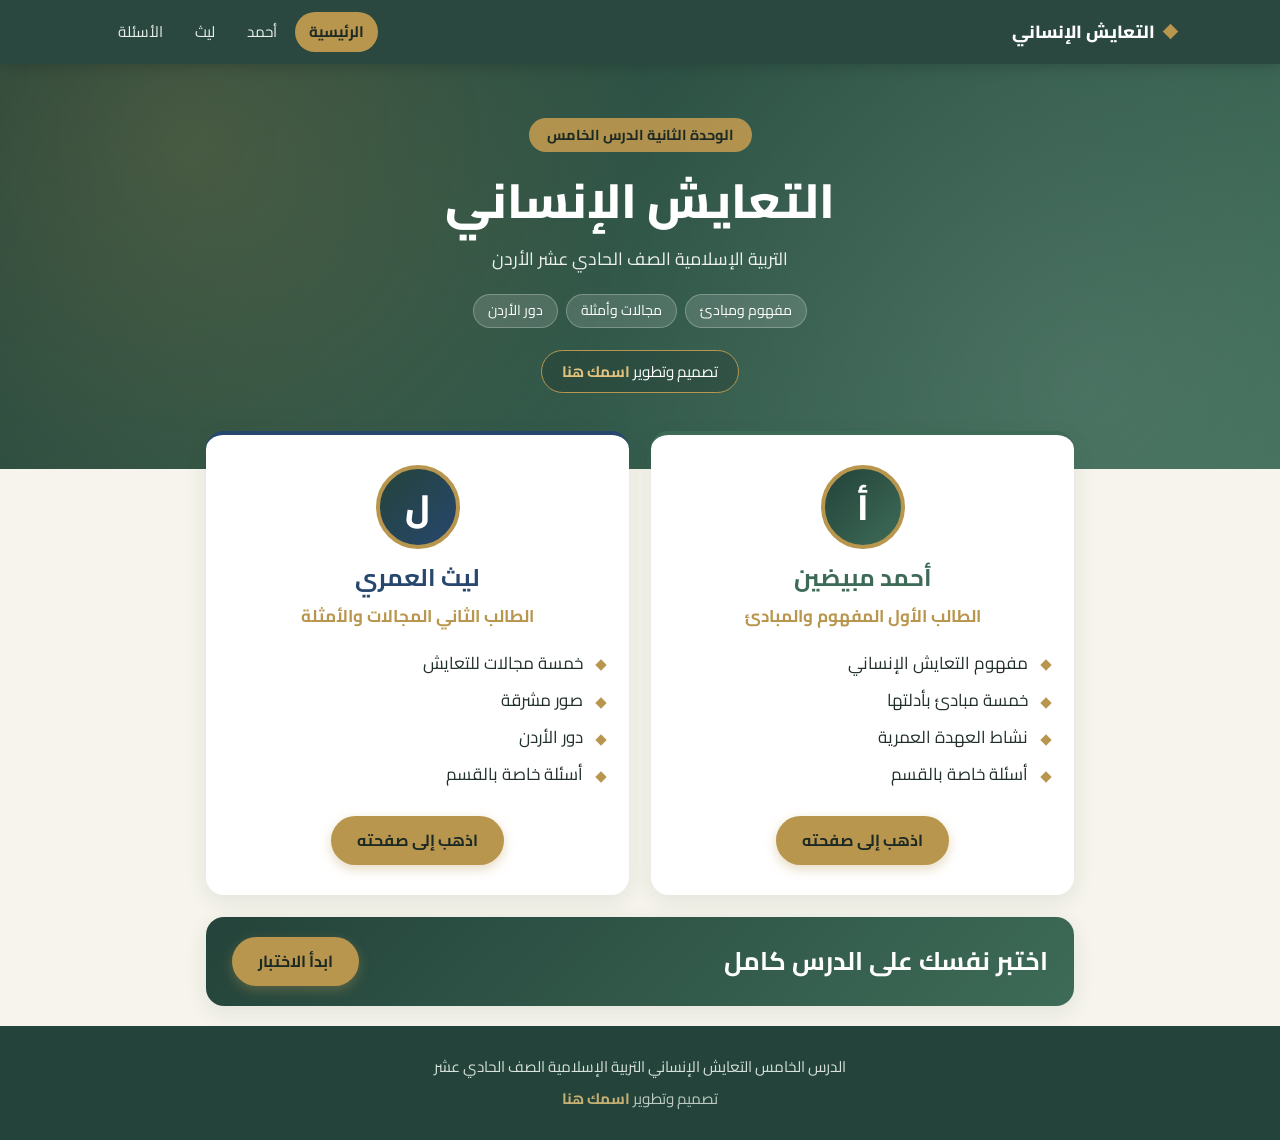
<file: index.html>
<!DOCTYPE html>
<html lang="ar" dir="rtl">
<head>
<meta charset="UTF-8">
<meta name="viewport" content="width=device-width, initial-scale=1">
<title>التعايش الإنساني الدرس الخامس</title>
<link rel="preconnect" href="https://fonts.googleapis.com">
<link rel="preconnect" href="https://fonts.gstatic.com" crossorigin>
<link href="https://fonts.googleapis.com/css2?family=Amiri:wght@400;700&family=Cairo:wght@400;600;700;800&display=swap" rel="stylesheet">
<link rel="stylesheet" href="style.css">
</head>
<body class="">
<nav class="nav"><div class="in"><a class="brand" href="index.html"><i></i><span>التعايش الإنساني</span></a><div class="links"><a href="index.html" class=on>الرئيسية</a><a href="ahmad.html">أحمد</a><a href="laith.html">ليث</a><a href="questions.html">الأسئلة</a></div></div></nav>
<header class="hero"><span class="badge">الوحدة الثانية الدرس الخامس</span><h1>التعايش الإنساني</h1><p>التربية الإسلامية الصف الحادي عشر الأردن</p><div class="chips"><span>مفهوم ومبادئ</span><span>مجالات وأمثلة</span><span>دور الأردن</span></div><div class="by">تصميم وتطوير <b class="maker"></b></div></header>
<main class="wrap">
<div class="grid">
<section class="card sc "><div class="av">أ</div><h2>أحمد مبيضين</h2><div class="role">الطالب الأول المفهوم والمبادئ</div><ul><li>مفهوم التعايش الإنساني</li><li>خمسة مبادئ بأدلتها</li><li>نشاط العهدة العمرية</li><li>أسئلة خاصة بالقسم</li></ul><a class="btn" href="ahmad.html">اذهب إلى صفحته</a></section>
<section class="card sc l"><div class="av">ل</div><h2>ليث العمري</h2><div class="role">الطالب الثاني المجالات والأمثلة</div><ul><li>خمسة مجالات للتعايش</li><li>صور مشرقة</li><li>دور الأردن</li><li>أسئلة خاصة بالقسم</li></ul><a class="btn" href="laith.html">اذهب إلى صفحته</a></section>
</div>
<section class="qb"><h2>اختبر نفسك على الدرس كامل</h2><a class="btn" href="questions.html">ابدأ الاختبار</a></section>
</main>
<footer class="foot"><p>الدرس الخامس التعايش الإنساني التربية الإسلامية الصف الحادي عشر</p><p>تصميم وتطوير <b class="maker"></b></p></footer>
<script src="script.js"></script>
</body>
</html>
</file>
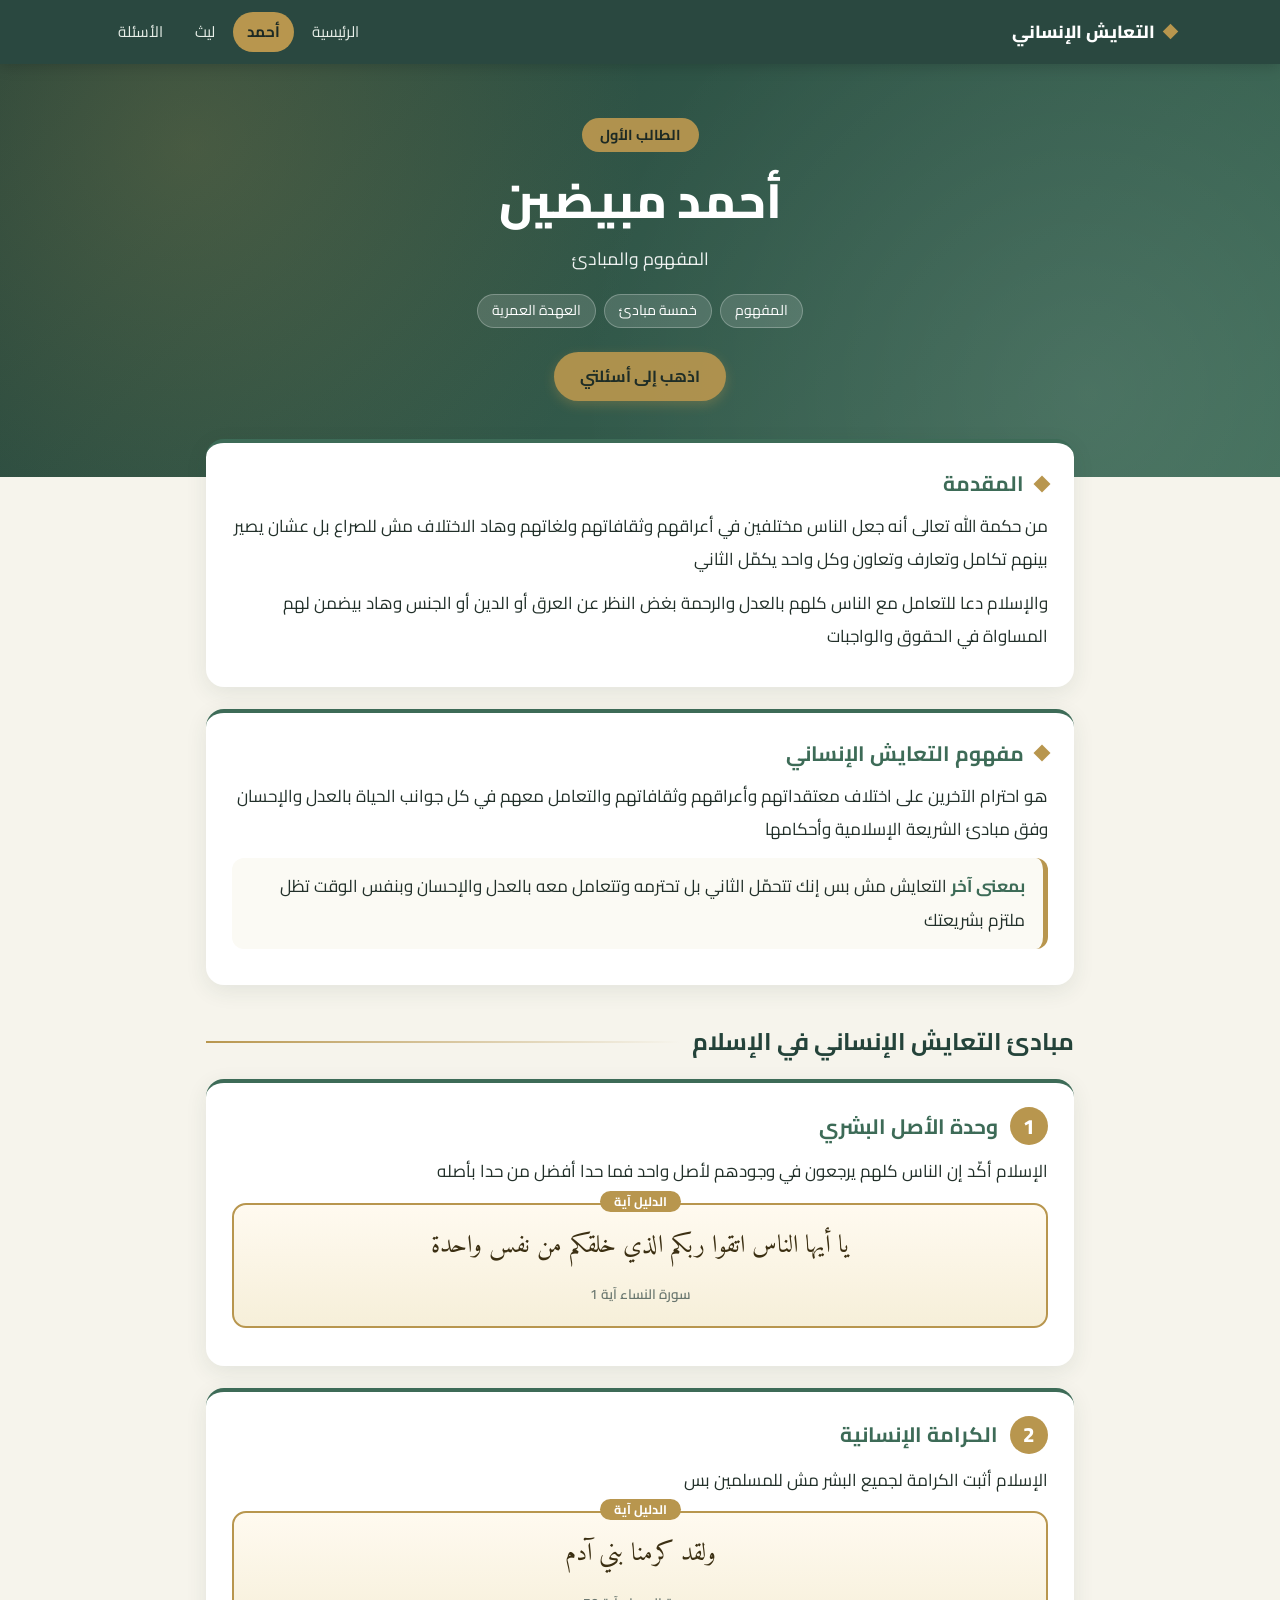
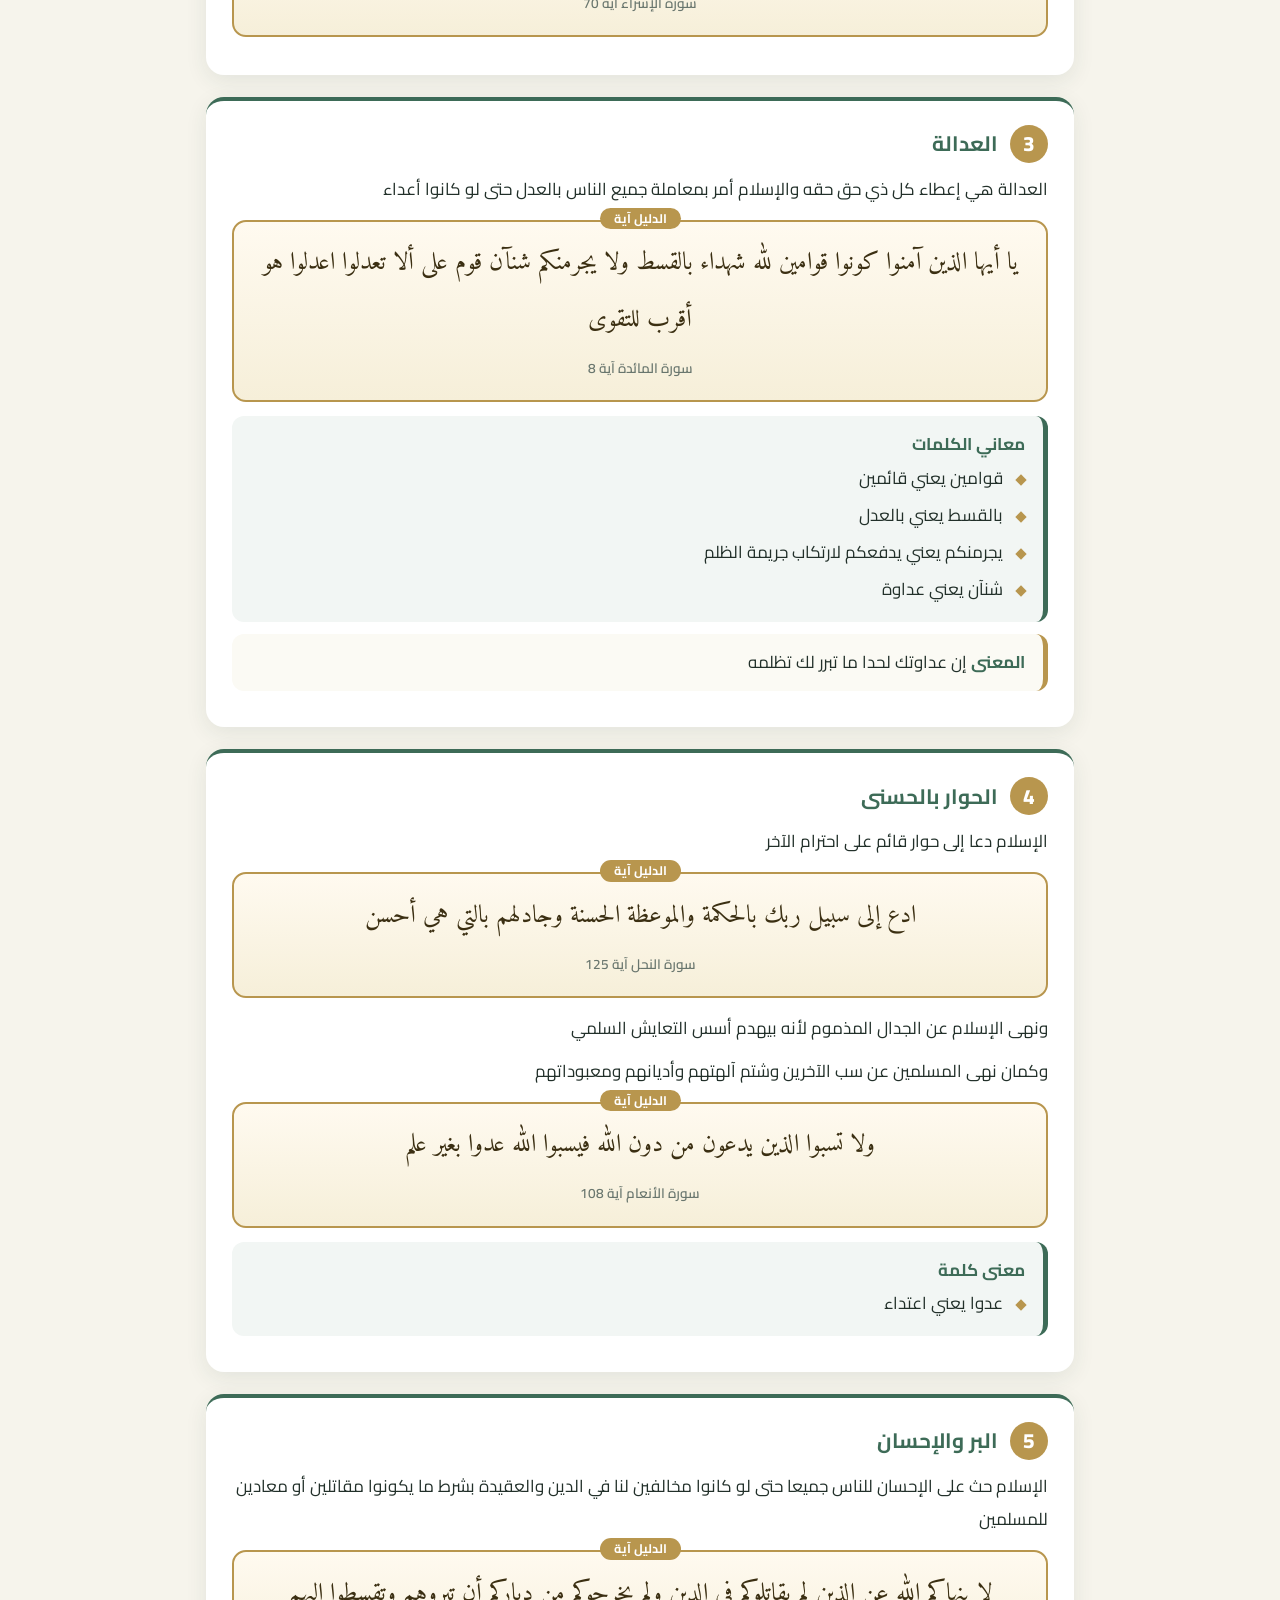
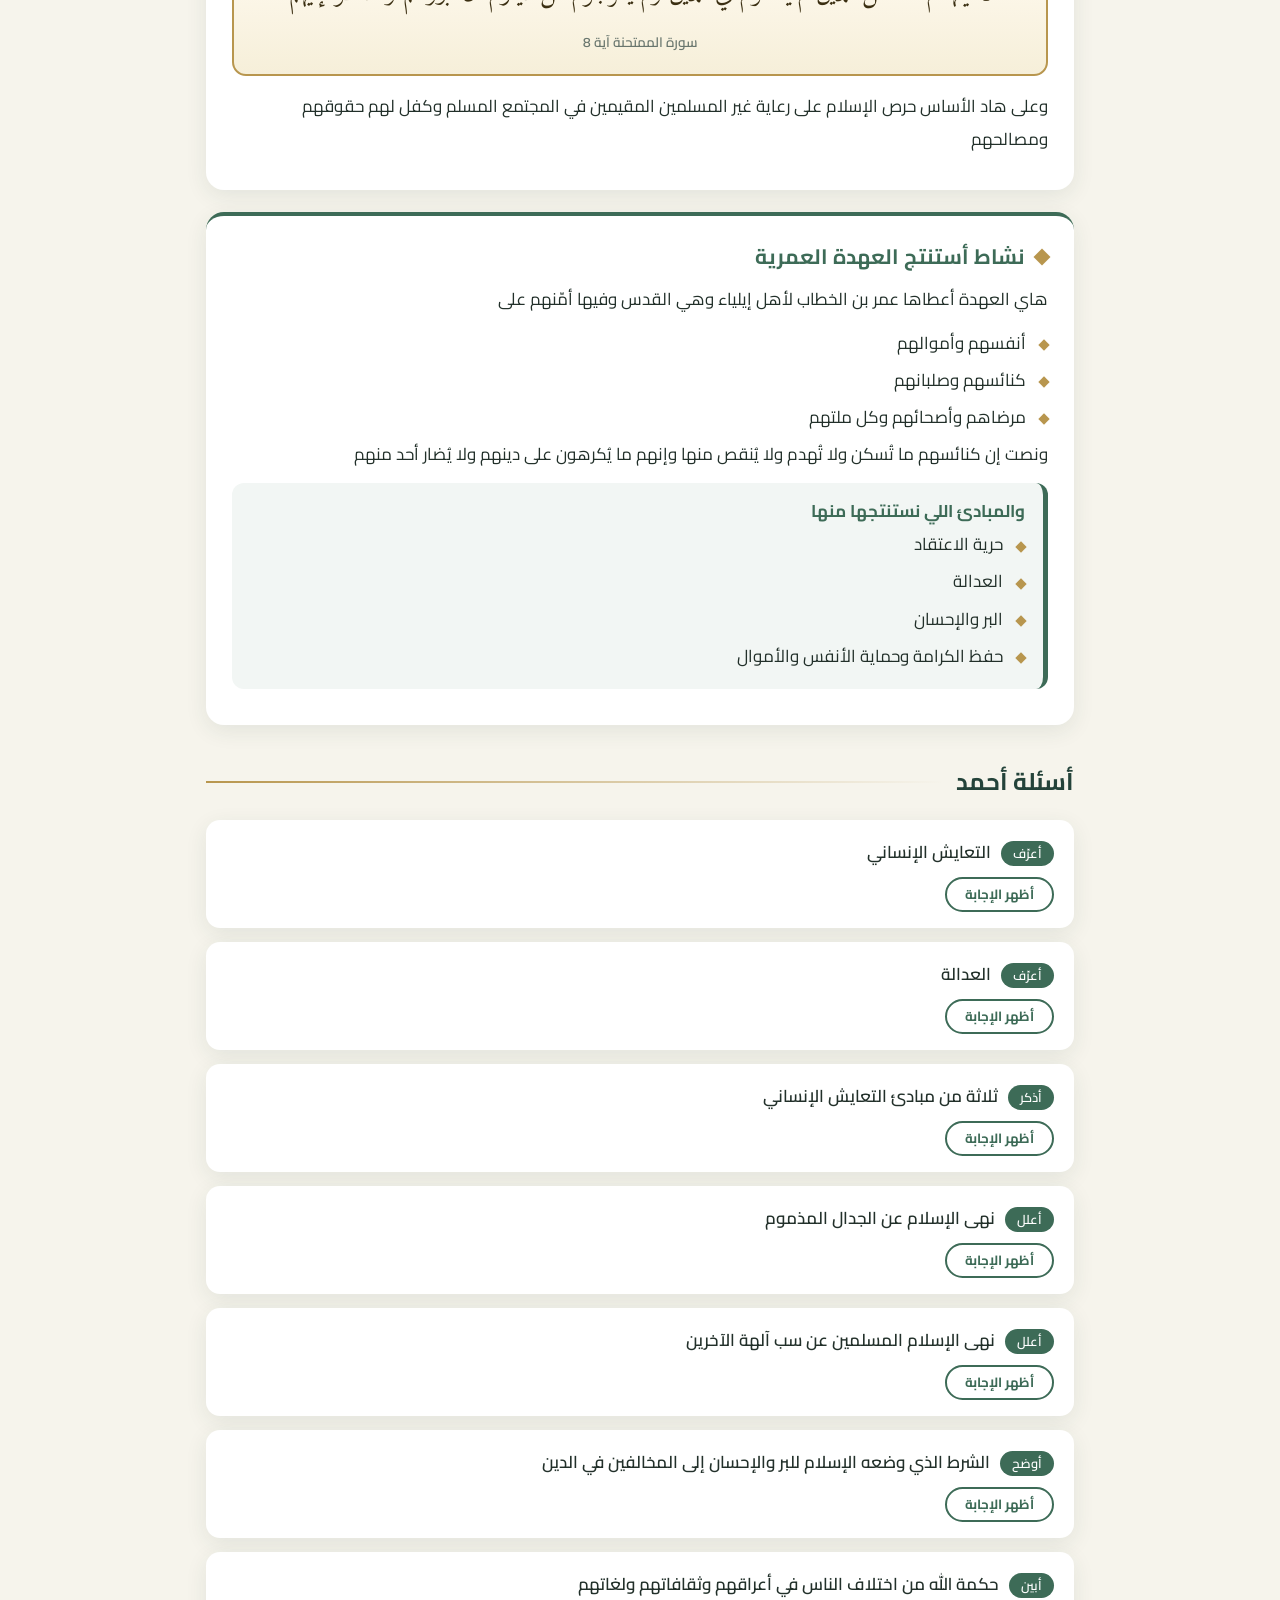
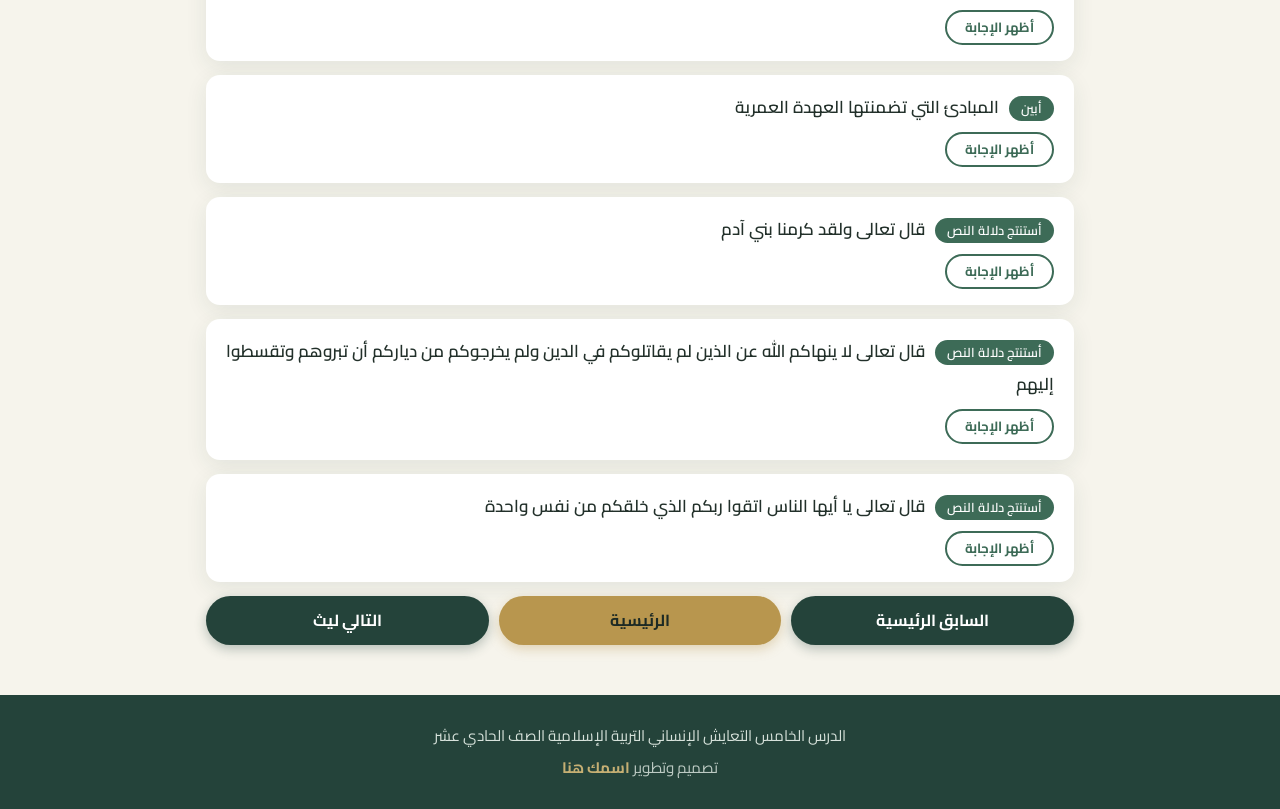
<file: ahmad.html>
<!DOCTYPE html>
<html lang="ar" dir="rtl">
<head>
<meta charset="UTF-8">
<meta name="viewport" content="width=device-width, initial-scale=1">
<title>أحمد مبيضين المفهوم والمبادئ</title>
<link rel="preconnect" href="https://fonts.googleapis.com">
<link rel="preconnect" href="https://fonts.gstatic.com" crossorigin>
<link href="https://fonts.googleapis.com/css2?family=Amiri:wght@400;700&family=Cairo:wght@400;600;700;800&display=swap" rel="stylesheet">
<link rel="stylesheet" href="style.css">
</head>
<body class="t-ahmad">
<nav class="nav"><div class="in"><a class="brand" href="index.html"><i></i><span>التعايش الإنساني</span></a><div class="links"><a href="index.html">الرئيسية</a><a href="ahmad.html" class=on>أحمد</a><a href="laith.html">ليث</a><a href="questions.html">الأسئلة</a></div></div></nav>
<header class="hero"><span class="badge">الطالب الأول</span><h1>أحمد مبيضين</h1><p>المفهوم والمبادئ</p><div class="chips"><span>المفهوم</span><span>خمسة مبادئ</span><span>العهدة العمرية</span></div><p><a class="btn" style="margin-top:18px" href="#qs">اذهب إلى أسئلتي</a></p></header>
<main class="wrap">
<section class="card"><h2><span class="dia"></span>المقدمة</h2><p>من حكمة الله تعالى أنه جعل الناس مختلفين في أعراقهم وثقافاتهم ولغاتهم وهاد الاختلاف مش للصراع بل عشان يصير بينهم تكامل وتعارف وتعاون وكل واحد يكمّل الثاني</p><p>والإسلام دعا للتعامل مع الناس كلهم بالعدل والرحمة بغض النظر عن العرق أو الدين أو الجنس وهاد بيضمن لهم المساواة في الحقوق والواجبات</p></section>
<section class="card"><h2><span class="dia"></span>مفهوم التعايش الإنساني</h2><p>هو احترام الآخرين على اختلاف معتقداتهم وأعراقهم وثقافاتهم والتعامل معهم في كل جوانب الحياة بالعدل والإحسان وفق مبادئ الشريعة الإسلامية وأحكامها</p><div class="ex"><b>بمعنى آخر</b> التعايش مش بس إنك تتحمّل الثاني بل تحترمه وتتعامل معه بالعدل والإحسان وبنفس الوقت تظل ملتزم بشريعتك</div></section>
<h2 class="sec">مبادئ التعايش الإنساني في الإسلام</h2>
<section class="card"><h2><span class="num">1</span>وحدة الأصل البشري</h2><p>الإسلام أكّد إن الناس كلهم يرجعون في وجودهم لأصل واحد فما حدا أفضل من حدا بأصله</p><div class="ay"><span class="lb">الدليل آية</span>يا أيها الناس اتقوا ربكم الذي خلقكم من نفس واحدة<span class="ref">سورة النساء آية 1</span></div></section>
<section class="card"><h2><span class="num">2</span>الكرامة الإنسانية</h2><p>الإسلام أثبت الكرامة لجميع البشر مش للمسلمين بس</p><div class="ay"><span class="lb">الدليل آية</span>ولقد كرمنا بني آدم<span class="ref">سورة الإسراء آية 70</span></div></section>
<section class="card"><h2><span class="num">3</span>العدالة</h2><p>العدالة هي إعطاء كل ذي حق حقه والإسلام أمر بمعاملة جميع الناس بالعدل حتى لو كانوا أعداء</p><div class="ay"><span class="lb">الدليل آية</span>يا أيها الذين آمنوا كونوا قوامين لله شهداء بالقسط ولا يجرمنكم شنآن قوم على ألا تعدلوا اعدلوا هو أقرب للتقوى<span class="ref">سورة المائدة آية 8</span></div><div class="mn"><b>معاني الكلمات</b><ul><li>قوامين يعني قائمين</li><li>بالقسط يعني بالعدل</li><li>يجرمنكم يعني يدفعكم لارتكاب جريمة الظلم</li><li>شنآن يعني عداوة</li></ul></div><div class="ex"><b>المعنى</b> إن عداوتك لحدا ما تبرر لك تظلمه</div></section>
<section class="card"><h2><span class="num">4</span>الحوار بالحسنى</h2><p>الإسلام دعا إلى حوار قائم على احترام الآخر</p><div class="ay"><span class="lb">الدليل آية</span>ادع إلى سبيل ربك بالحكمة والموعظة الحسنة وجادلهم بالتي هي أحسن<span class="ref">سورة النحل آية 125</span></div><p>ونهى الإسلام عن الجدال المذموم لأنه بيهدم أسس التعايش السلمي</p><p>وكمان نهى المسلمين عن سب الآخرين وشتم آلهتهم وأديانهم ومعبوداتهم</p><div class="ay"><span class="lb">الدليل آية</span>ولا تسبوا الذين يدعون من دون الله فيسبوا الله عدوا بغير علم<span class="ref">سورة الأنعام آية 108</span></div><div class="mn"><b>معنى كلمة</b><ul><li>عدوا يعني اعتداء</li></ul></div></section>
<section class="card"><h2><span class="num">5</span>البر والإحسان</h2><p>الإسلام حث على الإحسان للناس جميعا حتى لو كانوا مخالفين لنا في الدين والعقيدة بشرط ما يكونوا مقاتلين أو معادين للمسلمين</p><div class="ay"><span class="lb">الدليل آية</span>لا ينهاكم الله عن الذين لم يقاتلوكم في الدين ولم يخرجوكم من دياركم أن تبروهم وتقسطوا إليهم<span class="ref">سورة الممتحنة آية 8</span></div><p>وعلى هاد الأساس حرص الإسلام على رعاية غير المسلمين المقيمين في المجتمع المسلم وكفل لهم حقوقهم ومصالحهم</p></section>
<section class="card"><h2><span class="dia"></span>نشاط أستنتج العهدة العمرية</h2><p>هاي العهدة أعطاها عمر بن الخطاب لأهل إيلياء وهي القدس وفيها أمّنهم على</p><ul><li>أنفسهم وأموالهم</li><li>كنائسهم وصلبانهم</li><li>مرضاهم وأصحائهم وكل ملتهم</li></ul><p>ونصت إن كنائسهم ما تُسكن ولا تُهدم ولا يُنقص منها وإنهم ما يُكرهون على دينهم ولا يُضار أحد منهم</p><div class="mn"><b>والمبادئ اللي نستنتجها منها</b><ul><li>حرية الاعتقاد</li><li>العدالة</li><li>البر والإحسان</li><li>حفظ الكرامة وحماية الأنفس والأموال</li></ul></div></section>
<h2 class="sec" id="qs">أسئلة أحمد</h2>
<div class="qa"><p class="q"><span class="k">أعرّف</span>التعايش الإنساني</p><button class="tg" type="button">أظهر الإجابة</button><div class="ans" hidden>احترام الآخرين على اختلاف معتقداتهم وأعراقهم وثقافاتهم والتعامل معهم بالعدل والإحسان وفق مبادئ الشريعة</div></div>
<div class="qa"><p class="q"><span class="k">أعرّف</span>العدالة</p><button class="tg" type="button">أظهر الإجابة</button><div class="ans" hidden>إعطاء كل ذي حق حقه</div></div>
<div class="qa"><p class="q"><span class="k">أذكر</span>ثلاثة من مبادئ التعايش الإنساني</p><button class="tg" type="button">أظهر الإجابة</button><div class="ans" hidden>وحدة الأصل البشري والكرامة الإنسانية والعدالة</div></div>
<div class="qa"><p class="q"><span class="k">أعلل</span>نهى الإسلام عن الجدال المذموم</p><button class="tg" type="button">أظهر الإجابة</button><div class="ans" hidden>لأنه يهدم دعائم التعايش السلمي</div></div>
<div class="qa"><p class="q"><span class="k">أعلل</span>نهى الإسلام المسلمين عن سب آلهة الآخرين</p><button class="tg" type="button">أظهر الإجابة</button><div class="ans" hidden>لأنهم قد يردوا بسب الله عدوا بغير علم فيحصل الاعتداء والنزاع</div></div>
<div class="qa"><p class="q"><span class="k">أوضح</span>الشرط الذي وضعه الإسلام للبر والإحسان إلى المخالفين في الدين</p><button class="tg" type="button">أظهر الإجابة</button><div class="ans" hidden>أن لا يكونوا مقاتلين أو معادين للمسلمين</div></div>
<div class="qa"><p class="q"><span class="k">أبين</span>حكمة الله من اختلاف الناس في أعراقهم وثقافاتهم ولغاتهم</p><button class="tg" type="button">أظهر الإجابة</button><div class="ans" hidden>ليحصل بينهم التكامل والتعارف والتعاون</div></div>
<div class="qa"><p class="q"><span class="k">أبين</span>المبادئ التي تضمنتها العهدة العمرية</p><button class="tg" type="button">أظهر الإجابة</button><div class="ans" hidden>حرية الاعتقاد والعدالة والبر والإحسان وحفظ الكرامة وحماية الأنفس والأموال</div></div>
<div class="qa"><p class="q"><span class="k">أستنتج دلالة النص</span>قال تعالى ولقد كرمنا بني آدم</p><button class="tg" type="button">أظهر الإجابة</button><div class="ans" hidden>الكرامة الإنسانية</div></div>
<div class="qa"><p class="q"><span class="k">أستنتج دلالة النص</span>قال تعالى لا ينهاكم الله عن الذين لم يقاتلوكم في الدين ولم يخرجوكم من دياركم أن تبروهم وتقسطوا إليهم</p><button class="tg" type="button">أظهر الإجابة</button><div class="ans" hidden>البر والإحسان</div></div>
<div class="qa"><p class="q"><span class="k">أستنتج دلالة النص</span>قال تعالى يا أيها الناس اتقوا ربكم الذي خلقكم من نفس واحدة</p><button class="tg" type="button">أظهر الإجابة</button><div class="ans" hidden>وحدة الأصل البشري</div></div>
<div class="pager"><a class="btn alt" href="index.html">السابق الرئيسية</a><a class="btn" href="index.html">الرئيسية</a><a class="btn alt" href="laith.html">التالي ليث</a></div>
</main>
<footer class="foot"><p>الدرس الخامس التعايش الإنساني التربية الإسلامية الصف الحادي عشر</p><p>تصميم وتطوير <b class="maker"></b></p></footer>
<script src="script.js"></script>
</body>
</html>
</file>
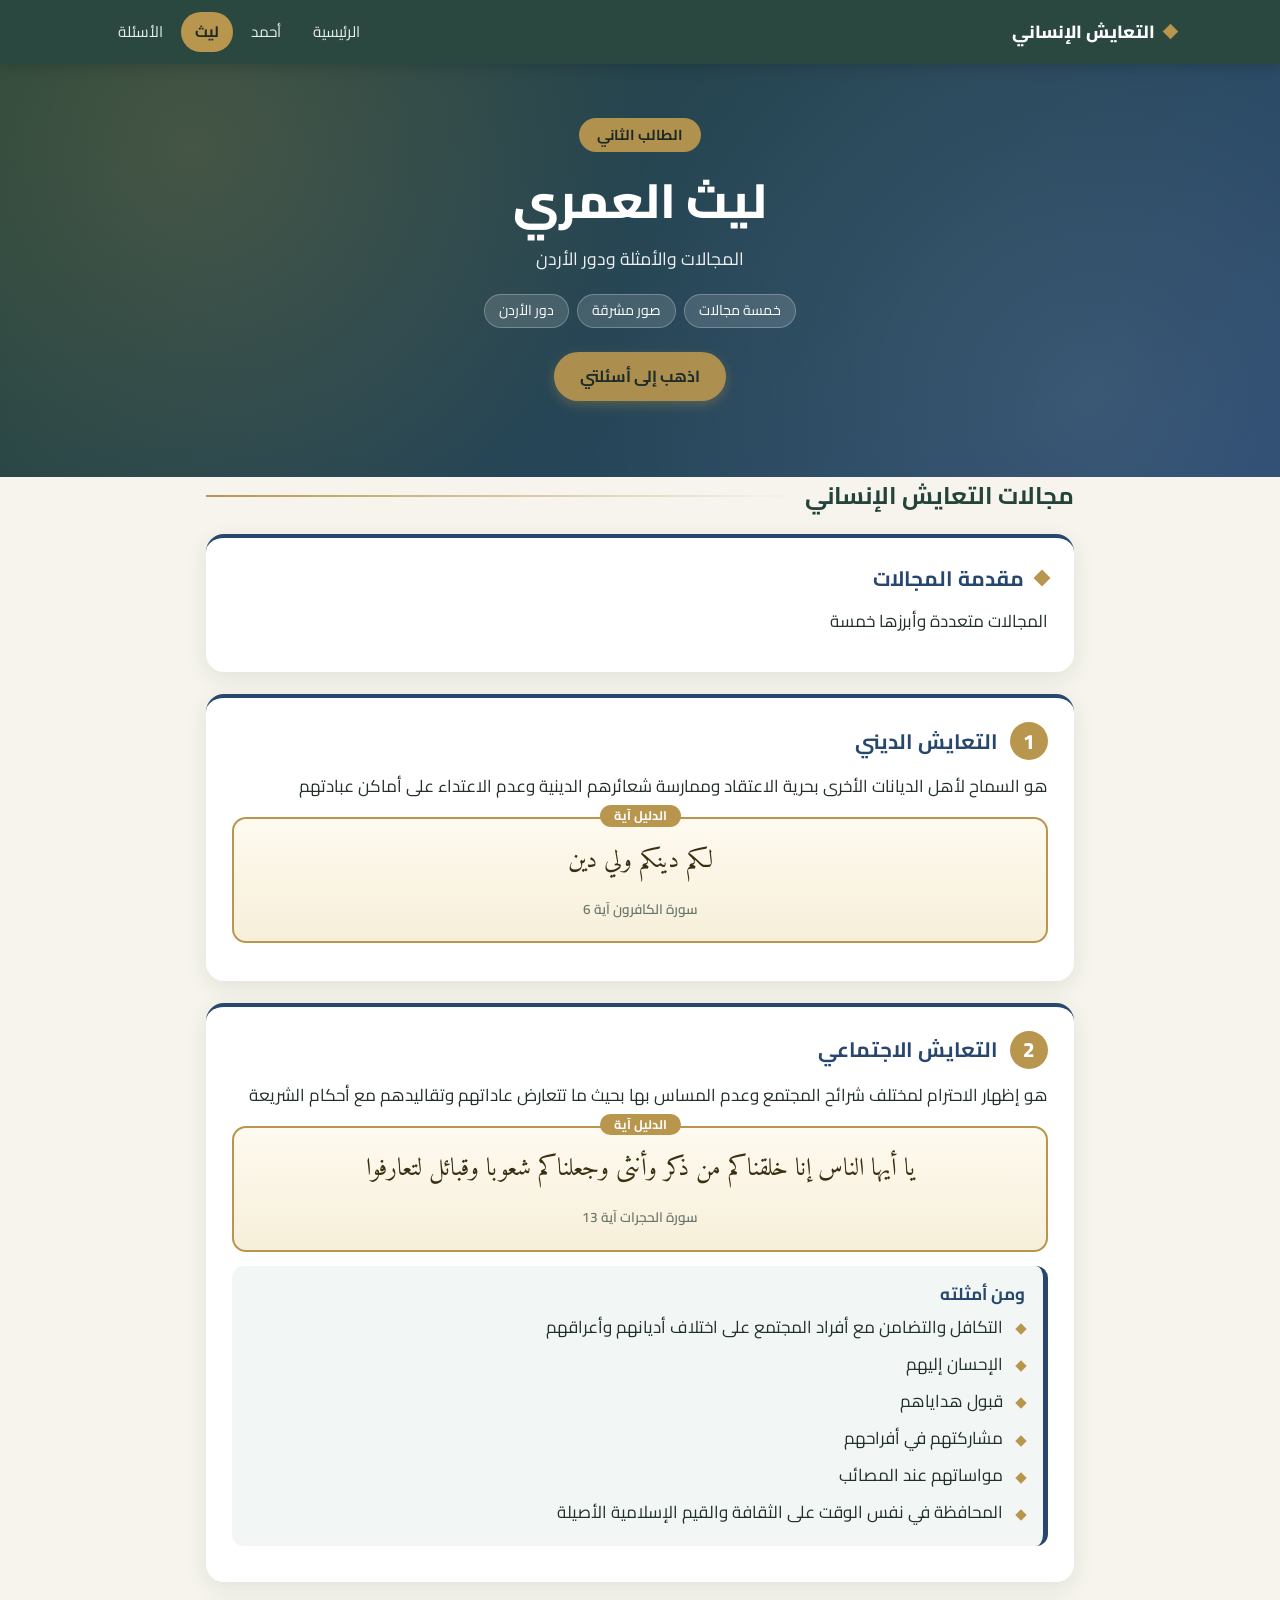
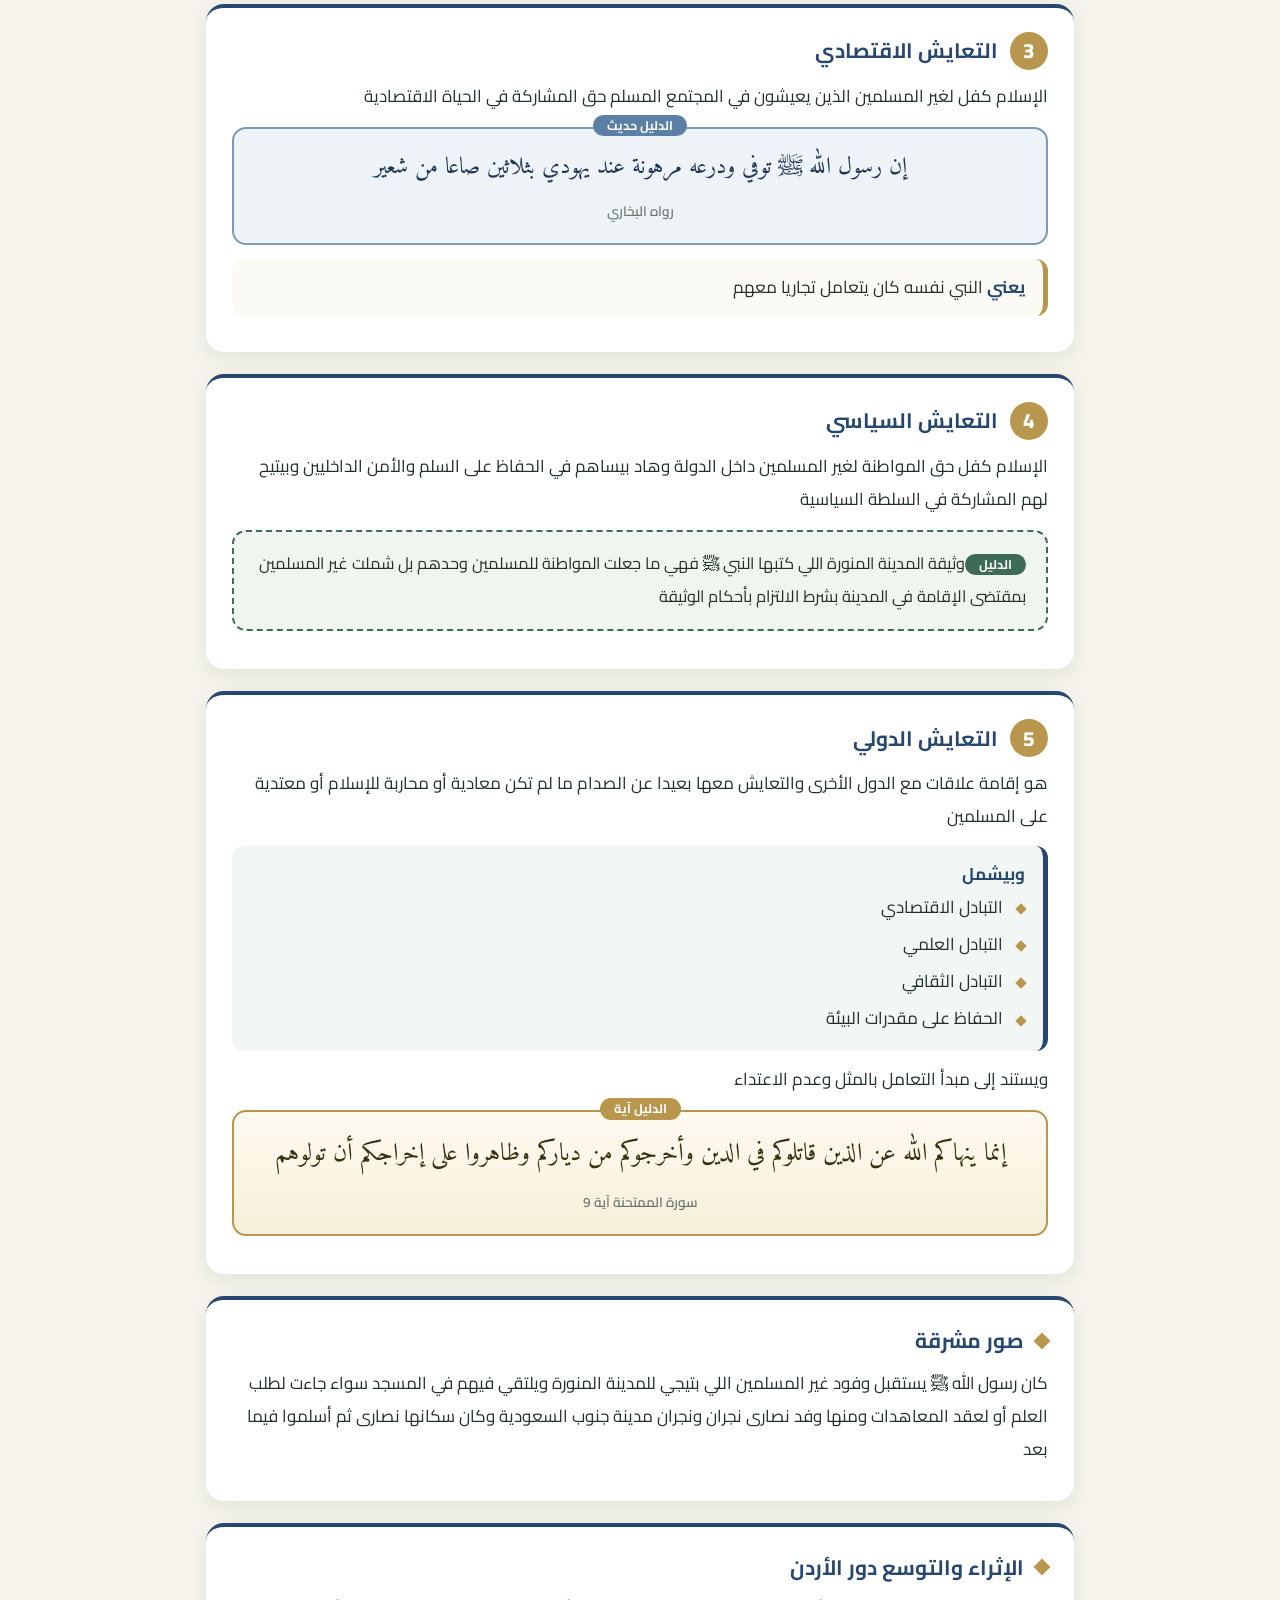
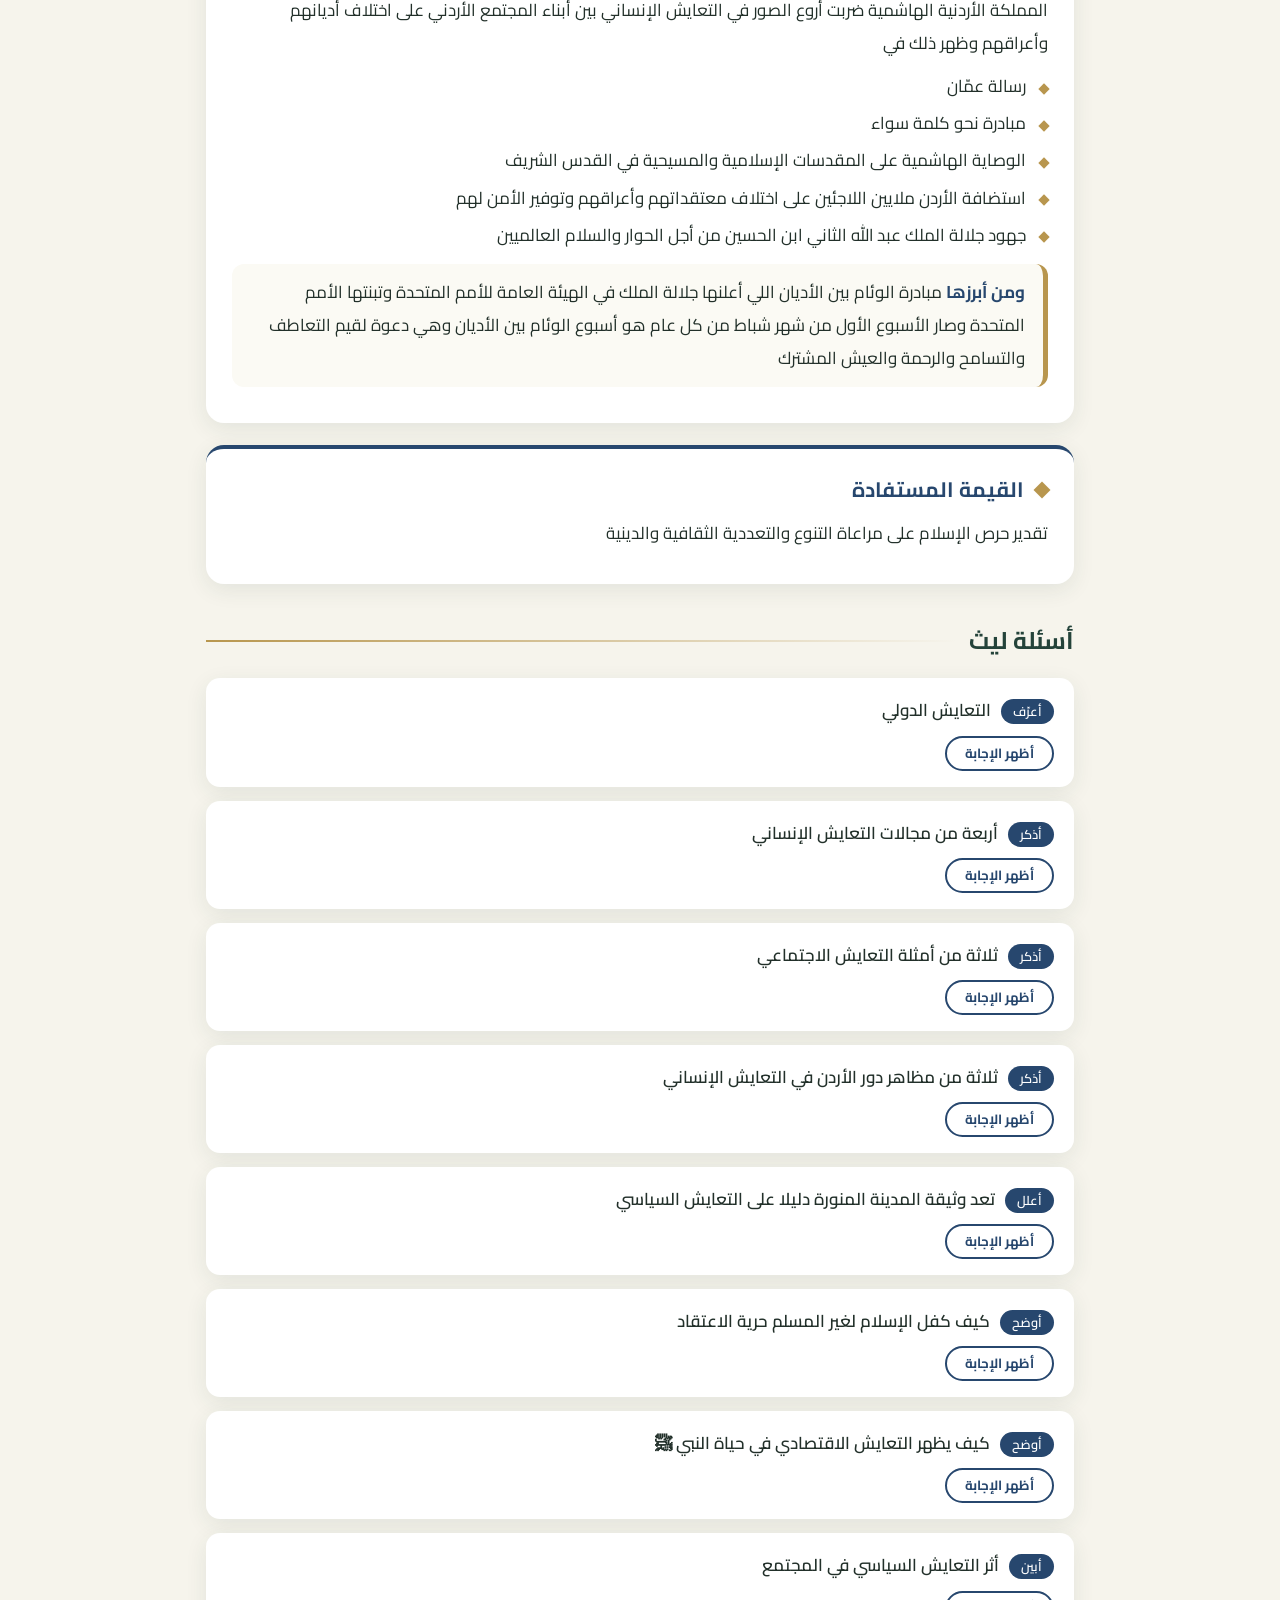
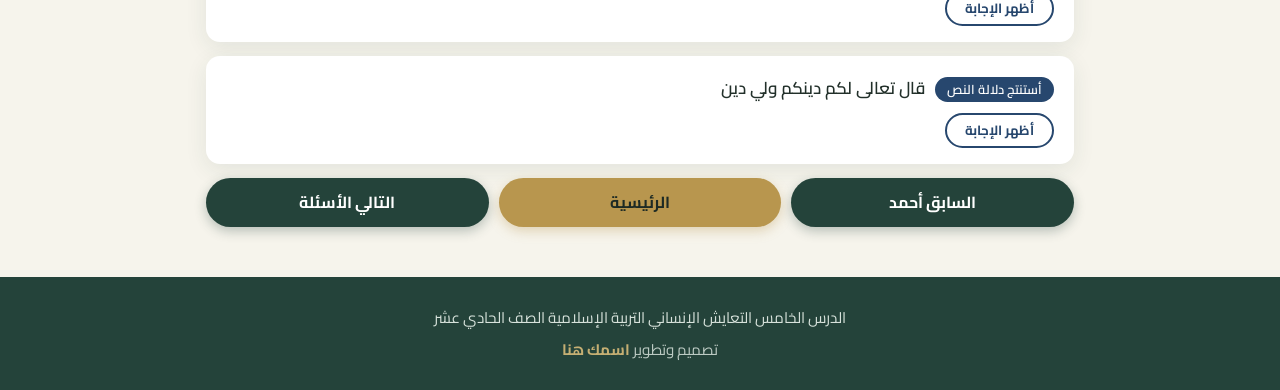
<file: laith.html>
<!DOCTYPE html>
<html lang="ar" dir="rtl">
<head>
<meta charset="UTF-8">
<meta name="viewport" content="width=device-width, initial-scale=1">
<title>ليث العمري المجالات والأمثلة</title>
<link rel="preconnect" href="https://fonts.googleapis.com">
<link rel="preconnect" href="https://fonts.gstatic.com" crossorigin>
<link href="https://fonts.googleapis.com/css2?family=Amiri:wght@400;700&family=Cairo:wght@400;600;700;800&display=swap" rel="stylesheet">
<link rel="stylesheet" href="style.css">
</head>
<body class="t-laith">
<nav class="nav"><div class="in"><a class="brand" href="index.html"><i></i><span>التعايش الإنساني</span></a><div class="links"><a href="index.html">الرئيسية</a><a href="ahmad.html">أحمد</a><a href="laith.html" class=on>ليث</a><a href="questions.html">الأسئلة</a></div></div></nav>
<header class="hero"><span class="badge">الطالب الثاني</span><h1>ليث العمري</h1><p>المجالات والأمثلة ودور الأردن</p><div class="chips"><span>خمسة مجالات</span><span>صور مشرقة</span><span>دور الأردن</span></div><p><a class="btn" style="margin-top:18px" href="#qs">اذهب إلى أسئلتي</a></p></header>
<main class="wrap">
<h2 class="sec">مجالات التعايش الإنساني</h2>
<section class="card"><h2><span class="dia"></span>مقدمة المجالات</h2><p>المجالات متعددة وأبرزها خمسة</p></section>
<section class="card"><h2><span class="num">1</span>التعايش الديني</h2><p>هو السماح لأهل الديانات الأخرى بحرية الاعتقاد وممارسة شعائرهم الدينية وعدم الاعتداء على أماكن عبادتهم</p><div class="ay"><span class="lb">الدليل آية</span>لكم دينكم ولي دين<span class="ref">سورة الكافرون آية 6</span></div></section>
<section class="card"><h2><span class="num">2</span>التعايش الاجتماعي</h2><p>هو إظهار الاحترام لمختلف شرائح المجتمع وعدم المساس بها بحيث ما تتعارض عاداتهم وتقاليدهم مع أحكام الشريعة</p><div class="ay"><span class="lb">الدليل آية</span>يا أيها الناس إنا خلقناكم من ذكر وأنثى وجعلناكم شعوبا وقبائل لتعارفوا<span class="ref">سورة الحجرات آية 13</span></div><div class="mn"><b>ومن أمثلته</b><ul><li>التكافل والتضامن مع أفراد المجتمع على اختلاف أديانهم وأعراقهم</li><li>الإحسان إليهم</li><li>قبول هداياهم</li><li>مشاركتهم في أفراحهم</li><li>مواساتهم عند المصائب</li><li>المحافظة في نفس الوقت على الثقافة والقيم الإسلامية الأصيلة</li></ul></div></section>
<section class="card"><h2><span class="num">3</span>التعايش الاقتصادي</h2><p>الإسلام كفل لغير المسلمين الذين يعيشون في المجتمع المسلم حق المشاركة في الحياة الاقتصادية</p><div class="hd"><span class="lb">الدليل حديث</span>إن رسول الله ﷺ توفي ودرعه مرهونة عند يهودي بثلاثين صاعا من شعير<span class="ref">رواه البخاري</span></div><div class="ex"><b>يعني</b> النبي نفسه كان يتعامل تجاريا معهم</div></section>
<section class="card"><h2><span class="num">4</span>التعايش السياسي</h2><p>الإسلام كفل حق المواطنة لغير المسلمين داخل الدولة وهاد بيساهم في الحفاظ على السلم والأمن الداخليين وبيتيح لهم المشاركة في السلطة السياسية</p><div class="dl"><span class="lb">الدليل</span>وثيقة المدينة المنورة اللي كتبها النبي ﷺ فهي ما جعلت المواطنة للمسلمين وحدهم بل شملت غير المسلمين بمقتضى الإقامة في المدينة بشرط الالتزام بأحكام الوثيقة</div></section>
<section class="card"><h2><span class="num">5</span>التعايش الدولي</h2><p>هو إقامة علاقات مع الدول الأخرى والتعايش معها بعيدا عن الصدام ما لم تكن معادية أو محاربة للإسلام أو معتدية على المسلمين</p><div class="mn"><b>وبيشمل</b><ul><li>التبادل الاقتصادي</li><li>التبادل العلمي</li><li>التبادل الثقافي</li><li>الحفاظ على مقدرات البيئة</li></ul></div><p>ويستند إلى مبدأ التعامل بالمثل وعدم الاعتداء</p><div class="ay"><span class="lb">الدليل آية</span>إنما ينهاكم الله عن الذين قاتلوكم في الدين وأخرجوكم من دياركم وظاهروا على إخراجكم أن تولوهم<span class="ref">سورة الممتحنة آية 9</span></div></section>
<section class="card"><h2><span class="dia"></span>صور مشرقة</h2><p>كان رسول الله ﷺ يستقبل وفود غير المسلمين اللي بتيجي للمدينة المنورة ويلتقي فيهم في المسجد سواء جاءت لطلب العلم أو لعقد المعاهدات ومنها وفد نصارى نجران ونجران مدينة جنوب السعودية وكان سكانها نصارى ثم أسلموا فيما بعد</p></section>
<section class="card"><h2><span class="dia"></span>الإثراء والتوسع دور الأردن</h2><p>المملكة الأردنية الهاشمية ضربت أروع الصور في التعايش الإنساني بين أبناء المجتمع الأردني على اختلاف أديانهم وأعراقهم وظهر ذلك في</p><ul><li>رسالة عمّان</li><li>مبادرة نحو كلمة سواء</li><li>الوصاية الهاشمية على المقدسات الإسلامية والمسيحية في القدس الشريف</li><li>استضافة الأردن ملايين اللاجئين على اختلاف معتقداتهم وأعراقهم وتوفير الأمن لهم</li><li>جهود جلالة الملك عبد الله الثاني ابن الحسين من أجل الحوار والسلام العالميين</li></ul><div class="ex"><b>ومن أبرزها</b> مبادرة الوئام بين الأديان اللي أعلنها جلالة الملك في الهيئة العامة للأمم المتحدة وتبنتها الأمم المتحدة وصار الأسبوع الأول من شهر شباط من كل عام هو أسبوع الوئام بين الأديان وهي دعوة لقيم التعاطف والتسامح والرحمة والعيش المشترك</div></section>
<section class="card"><h2><span class="dia"></span>القيمة المستفادة</h2><p>تقدير حرص الإسلام على مراعاة التنوع والتعددية الثقافية والدينية</p></section>
<h2 class="sec" id="qs">أسئلة ليث</h2>
<div class="qa"><p class="q"><span class="k">أعرّف</span>التعايش الدولي</p><button class="tg" type="button">أظهر الإجابة</button><div class="ans" hidden>إقامة علاقات مع الدول الأخرى والتعايش معها بعيدا عن الصدام ما لم تكن معادية أو محاربة للإسلام</div></div>
<div class="qa"><p class="q"><span class="k">أذكر</span>أربعة من مجالات التعايش الإنساني</p><button class="tg" type="button">أظهر الإجابة</button><div class="ans" hidden>الديني والاجتماعي والاقتصادي والسياسي والدولي واختر أي أربعة</div></div>
<div class="qa"><p class="q"><span class="k">أذكر</span>ثلاثة من أمثلة التعايش الاجتماعي</p><button class="tg" type="button">أظهر الإجابة</button><div class="ans" hidden>التكافل والتضامن وقبول الهدايا ومشاركتهم في أفراحهم ومواساتهم عند المصائب</div></div>
<div class="qa"><p class="q"><span class="k">أذكر</span>ثلاثة من مظاهر دور الأردن في التعايش الإنساني</p><button class="tg" type="button">أظهر الإجابة</button><div class="ans" hidden>رسالة عمّان ومبادرة نحو كلمة سواء والوصاية الهاشمية على المقدسات واستضافة اللاجئين ومبادرة الوئام بين الأديان</div></div>
<div class="qa"><p class="q"><span class="k">أعلل</span>تعد وثيقة المدينة المنورة دليلا على التعايش السياسي</p><button class="tg" type="button">أظهر الإجابة</button><div class="ans" hidden>لأنها لم تجعل المواطنة للمسلمين وحدهم بل شملت غير المسلمين المقيمين في المدينة</div></div>
<div class="qa"><p class="q"><span class="k">أوضح</span>كيف كفل الإسلام لغير المسلم حرية الاعتقاد</p><button class="tg" type="button">أظهر الإجابة</button><div class="ans" hidden>بالسماح له بممارسة شعائره الدينية وعدم الاعتداء على أماكن عبادته لقوله تعالى لكم دينكم ولي دين</div></div>
<div class="qa"><p class="q"><span class="k">أوضح</span>كيف يظهر التعايش الاقتصادي في حياة النبي ﷺ</p><button class="tg" type="button">أظهر الإجابة</button><div class="ans" hidden>النبي ﷺ توفي ودرعه مرهونة عند يهودي بثلاثين صاعا من شعير فكان يتعامل تجاريا مع غير المسلمين</div></div>
<div class="qa"><p class="q"><span class="k">أبين</span>أثر التعايش السياسي في المجتمع</p><button class="tg" type="button">أظهر الإجابة</button><div class="ans" hidden>يساهم في الحفاظ على السلم والأمن الداخليين ويتيح لغير المسلمين المشاركة في السلطة السياسية</div></div>
<div class="qa"><p class="q"><span class="k">أستنتج دلالة النص</span>قال تعالى لكم دينكم ولي دين</p><button class="tg" type="button">أظهر الإجابة</button><div class="ans" hidden>التعايش الديني وحرية الاعتقاد</div></div>
<div class="pager"><a class="btn alt" href="ahmad.html">السابق أحمد</a><a class="btn" href="index.html">الرئيسية</a><a class="btn alt" href="questions.html">التالي الأسئلة</a></div>
</main>
<footer class="foot"><p>الدرس الخامس التعايش الإنساني التربية الإسلامية الصف الحادي عشر</p><p>تصميم وتطوير <b class="maker"></b></p></footer>
<script src="script.js"></script>
</body>
</html>
</file>
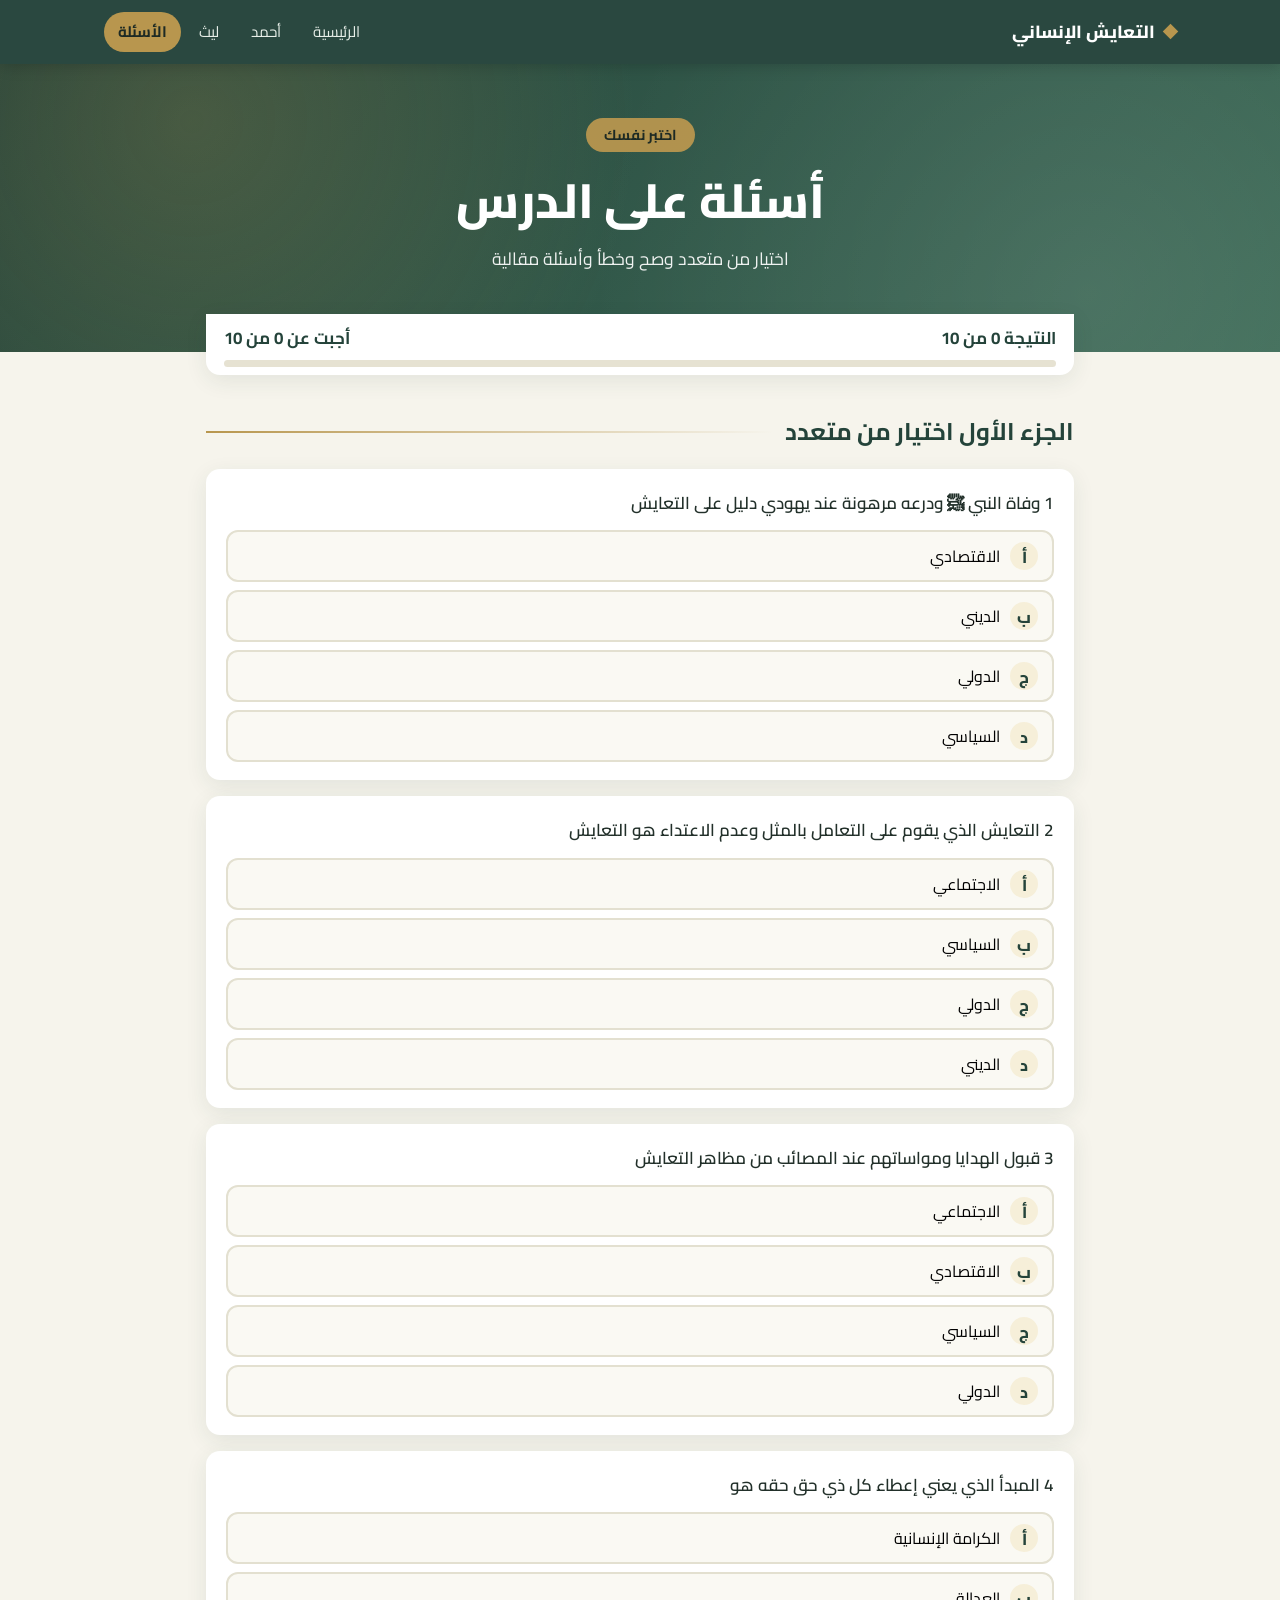
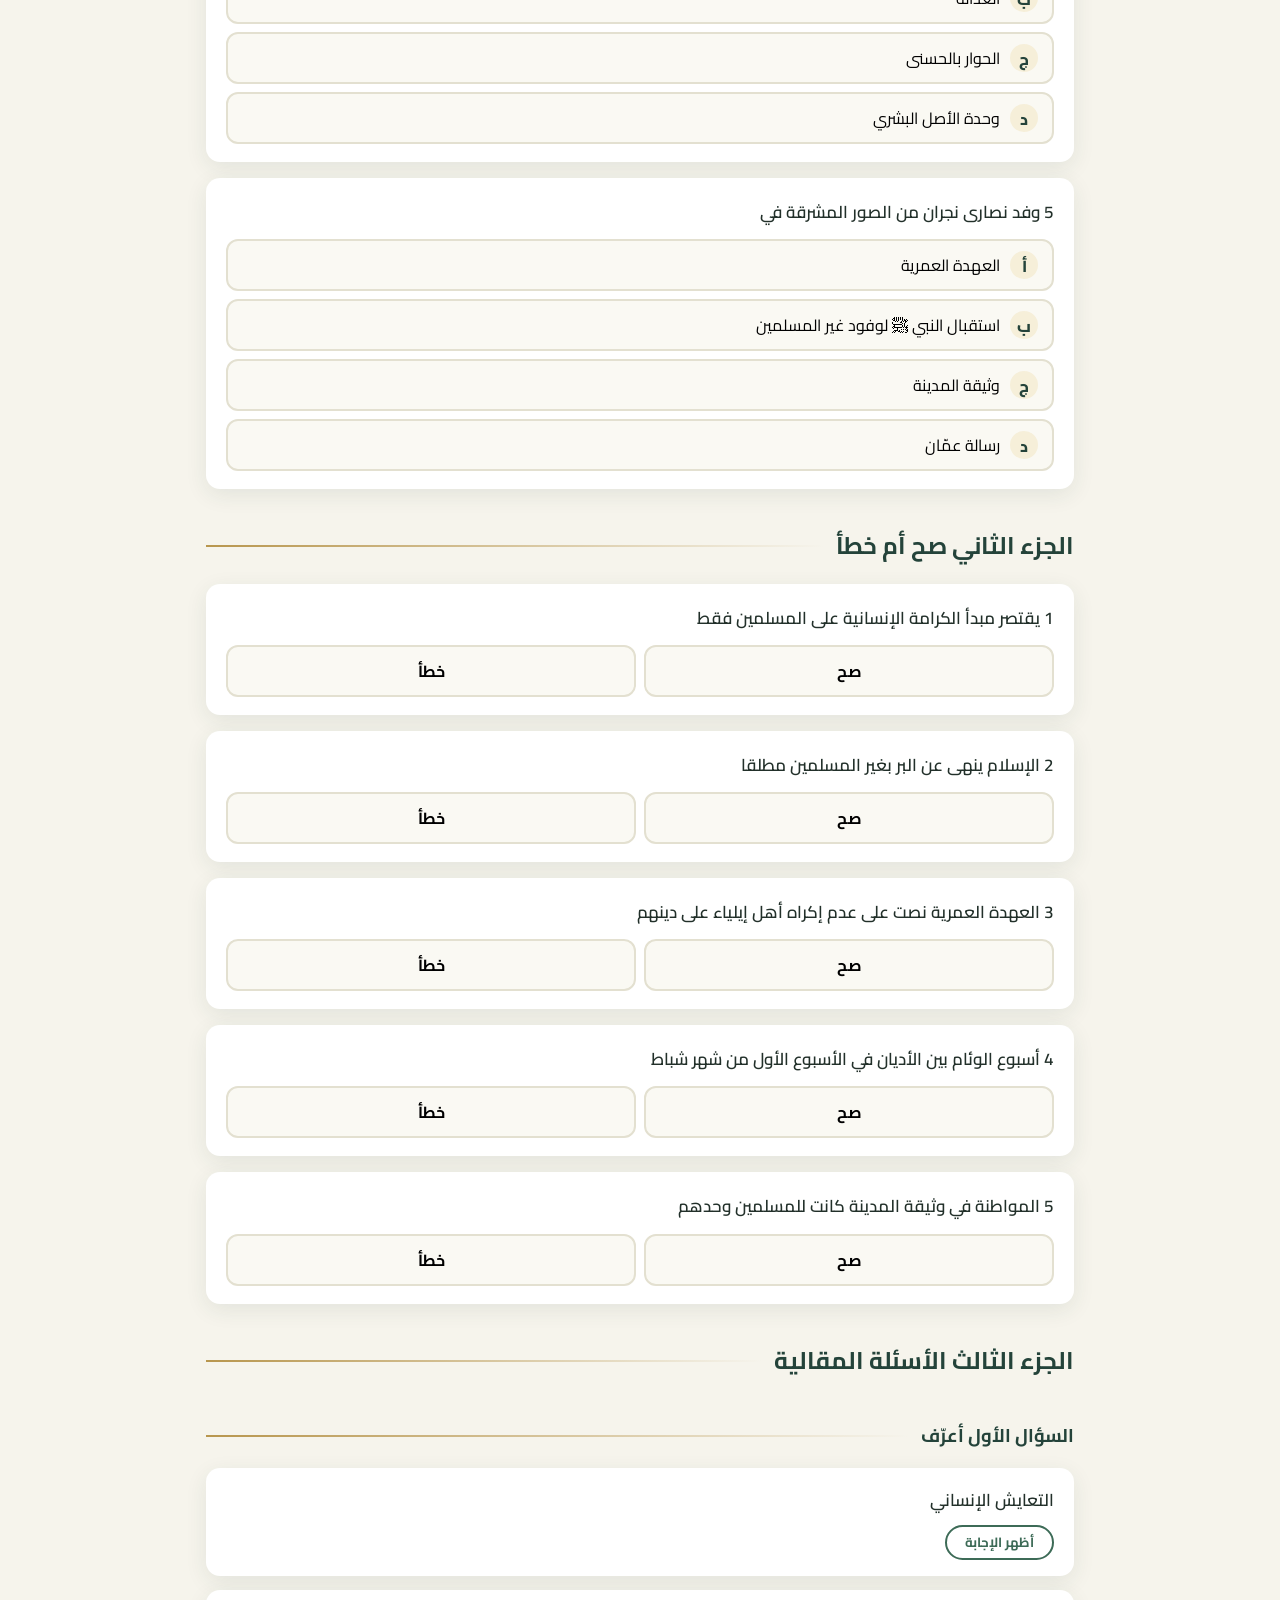
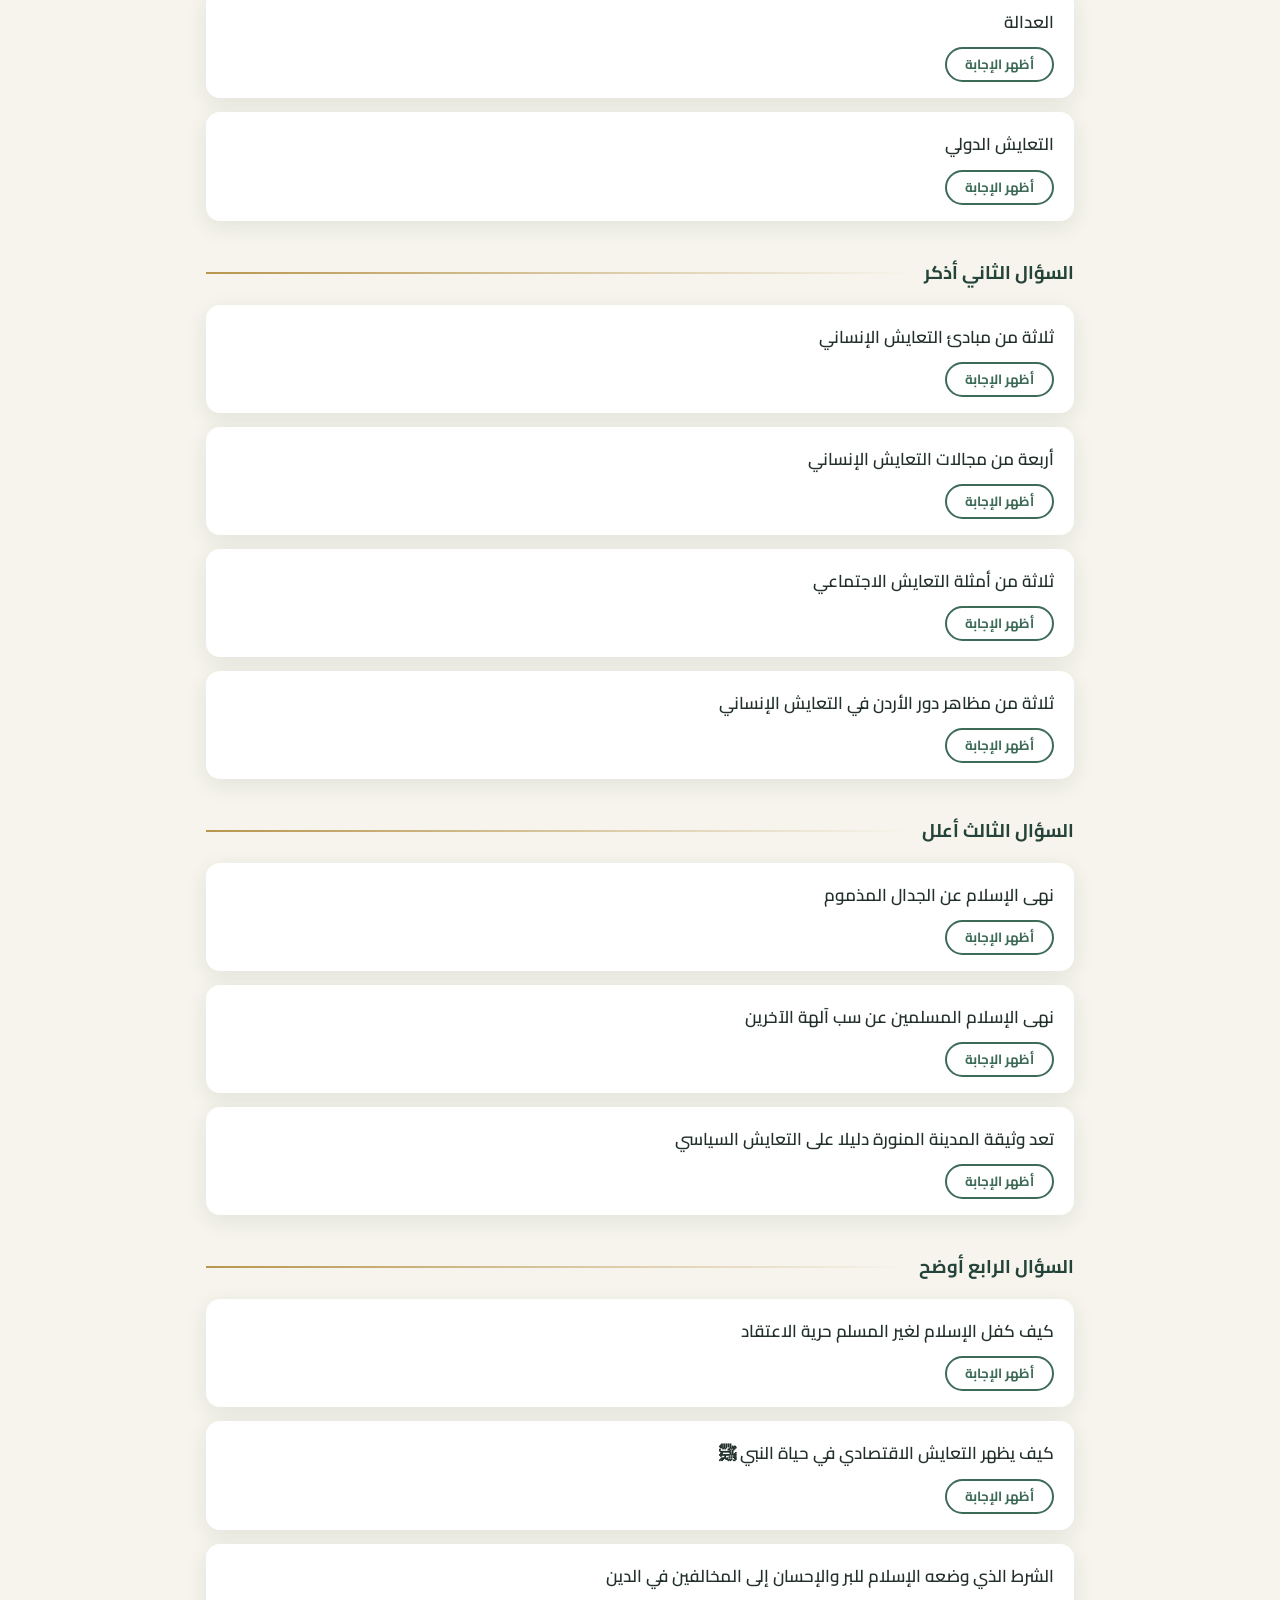
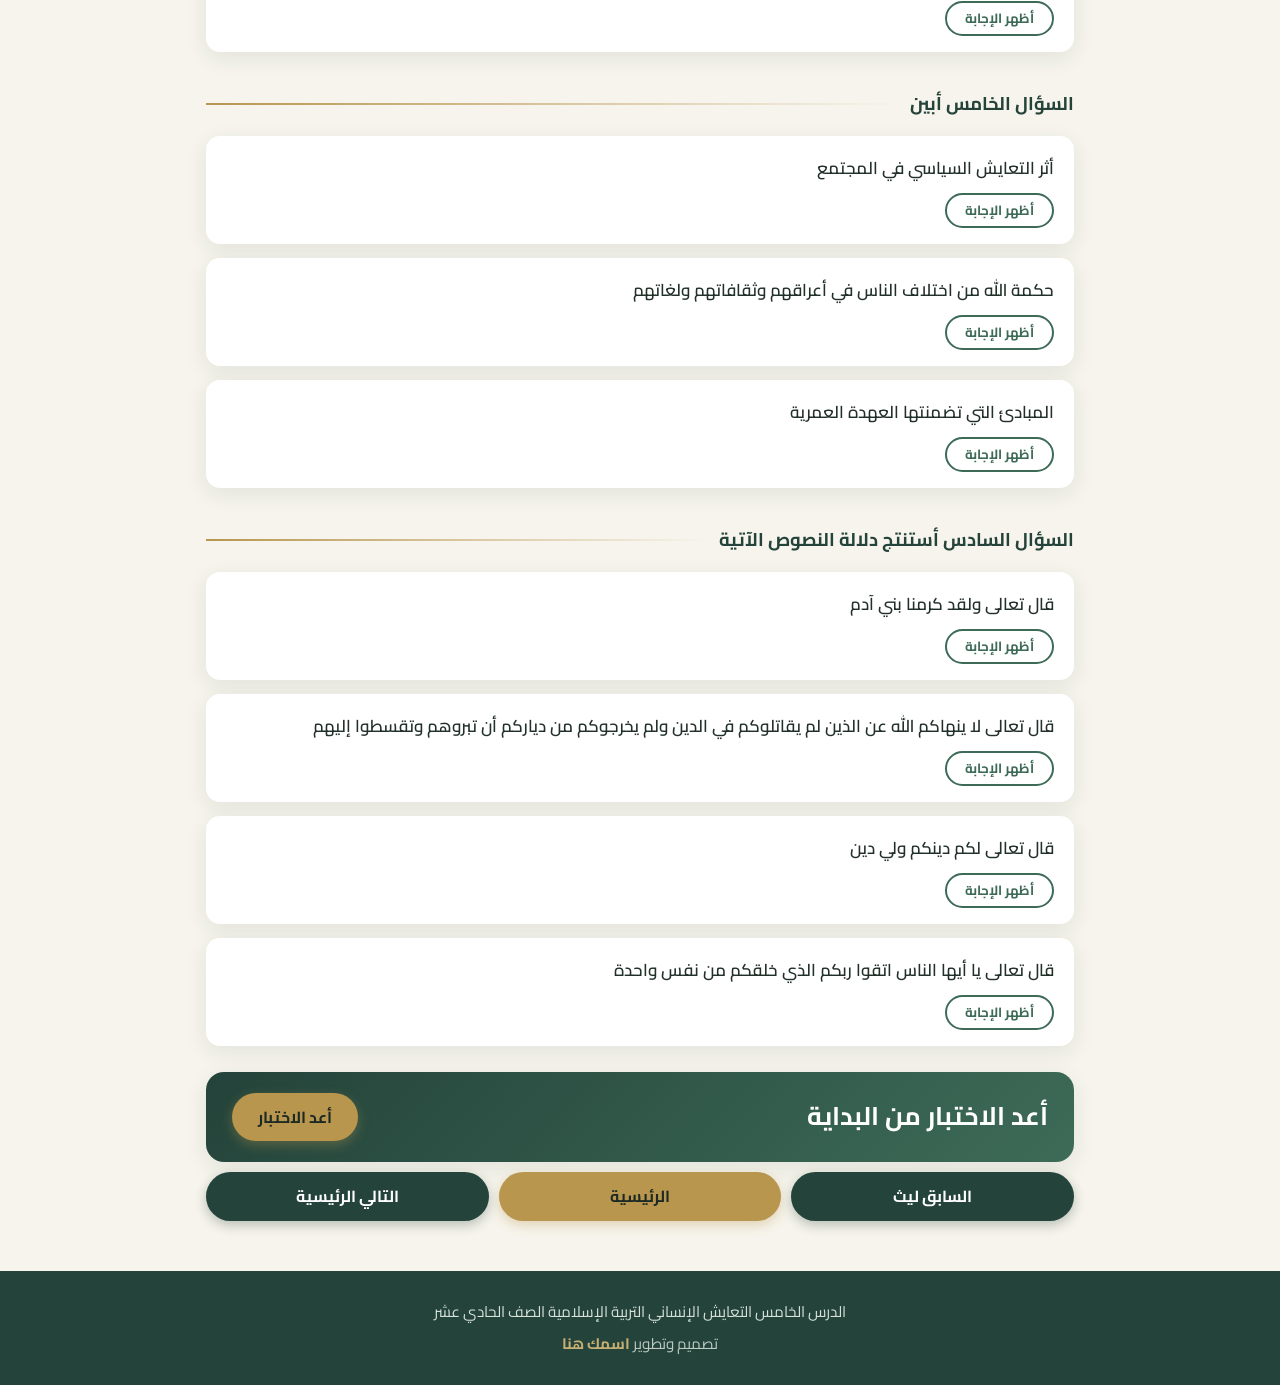
<file: questions.html>
<!DOCTYPE html>
<html lang="ar" dir="rtl">
<head>
<meta charset="UTF-8">
<meta name="viewport" content="width=device-width, initial-scale=1">
<title>أسئلة الدرس التعايش الإنساني</title>
<link rel="preconnect" href="https://fonts.googleapis.com">
<link rel="preconnect" href="https://fonts.gstatic.com" crossorigin>
<link href="https://fonts.googleapis.com/css2?family=Amiri:wght@400;700&family=Cairo:wght@400;600;700;800&display=swap" rel="stylesheet">
<link rel="stylesheet" href="style.css">
</head>
<body class="">
<nav class="nav"><div class="in"><a class="brand" href="index.html"><i></i><span>التعايش الإنساني</span></a><div class="links"><a href="index.html">الرئيسية</a><a href="ahmad.html">أحمد</a><a href="laith.html">ليث</a><a href="questions.html" class=on>الأسئلة</a></div></div></nav>
<header class="hero"><span class="badge">اختبر نفسك</span><h1>أسئلة على الدرس</h1><p>اختيار من متعدد وصح وخطأ وأسئلة مقالية</p></header>
<main class="wrap">
<div class="bar"><div><span>النتيجة <b id="sc">0</b> من 10</span><span>أجبت عن <b id="dn">0</b> من 10</span></div><u><i id="pg"></i></u></div>
<h2 class="sec">الجزء الأول اختيار من متعدد</h2>
<div class="qz"><p class="q">1 وفاة النبي ﷺ ودرعه مرهونة عند يهودي دليل على التعايش</p><div class="opts"><button class="opt" type="button" data-ok="1"><em>أ</em>الاقتصادي</button><button class="opt" type="button" data-ok="0"><em>ب</em>الديني</button><button class="opt" type="button" data-ok="0"><em>ج</em>الدولي</button><button class="opt" type="button" data-ok="0"><em>د</em>السياسي</button></div><div class="fb"></div></div>
<div class="qz"><p class="q">2 التعايش الذي يقوم على التعامل بالمثل وعدم الاعتداء هو التعايش</p><div class="opts"><button class="opt" type="button" data-ok="0"><em>أ</em>الاجتماعي</button><button class="opt" type="button" data-ok="0"><em>ب</em>السياسي</button><button class="opt" type="button" data-ok="1"><em>ج</em>الدولي</button><button class="opt" type="button" data-ok="0"><em>د</em>الديني</button></div><div class="fb"></div></div>
<div class="qz"><p class="q">3 قبول الهدايا ومواساتهم عند المصائب من مظاهر التعايش</p><div class="opts"><button class="opt" type="button" data-ok="1"><em>أ</em>الاجتماعي</button><button class="opt" type="button" data-ok="0"><em>ب</em>الاقتصادي</button><button class="opt" type="button" data-ok="0"><em>ج</em>السياسي</button><button class="opt" type="button" data-ok="0"><em>د</em>الدولي</button></div><div class="fb"></div></div>
<div class="qz"><p class="q">4 المبدأ الذي يعني إعطاء كل ذي حق حقه هو</p><div class="opts"><button class="opt" type="button" data-ok="0"><em>أ</em>الكرامة الإنسانية</button><button class="opt" type="button" data-ok="1"><em>ب</em>العدالة</button><button class="opt" type="button" data-ok="0"><em>ج</em>الحوار بالحسنى</button><button class="opt" type="button" data-ok="0"><em>د</em>وحدة الأصل البشري</button></div><div class="fb"></div></div>
<div class="qz"><p class="q">5 وفد نصارى نجران من الصور المشرقة في</p><div class="opts"><button class="opt" type="button" data-ok="0"><em>أ</em>العهدة العمرية</button><button class="opt" type="button" data-ok="1"><em>ب</em>استقبال النبي ﷺ لوفود غير المسلمين</button><button class="opt" type="button" data-ok="0"><em>ج</em>وثيقة المدينة</button><button class="opt" type="button" data-ok="0"><em>د</em>رسالة عمّان</button></div><div class="fb"></div></div>
<h2 class="sec">الجزء الثاني صح أم خطأ</h2>
<div class="qz"><p class="q">1 يقتصر مبدأ الكرامة الإنسانية على المسلمين فقط</p><div class="opts two"><button class="opt" type="button" data-ok="0">صح</button><button class="opt" type="button" data-ok="1">خطأ</button></div><div class="fb" data-note="خطأ بل لجميع البشر"></div></div>
<div class="qz"><p class="q">2 الإسلام ينهى عن البر بغير المسلمين مطلقا</p><div class="opts two"><button class="opt" type="button" data-ok="0">صح</button><button class="opt" type="button" data-ok="1">خطأ</button></div><div class="fb" data-note="خطأ بل يحث عليه ما داموا غير محاربين"></div></div>
<div class="qz"><p class="q">3 العهدة العمرية نصت على عدم إكراه أهل إيلياء على دينهم</p><div class="opts two"><button class="opt" type="button" data-ok="1">صح</button><button class="opt" type="button" data-ok="0">خطأ</button></div><div class="fb" data-note=""></div></div>
<div class="qz"><p class="q">4 أسبوع الوئام بين الأديان في الأسبوع الأول من شهر شباط</p><div class="opts two"><button class="opt" type="button" data-ok="1">صح</button><button class="opt" type="button" data-ok="0">خطأ</button></div><div class="fb" data-note=""></div></div>
<div class="qz"><p class="q">5 المواطنة في وثيقة المدينة كانت للمسلمين وحدهم</p><div class="opts two"><button class="opt" type="button" data-ok="0">صح</button><button class="opt" type="button" data-ok="1">خطأ</button></div><div class="fb" data-note="خطأ بل شملت غير المسلمين أيضا"></div></div>
<div class="res" id="res" hidden><div class="big" id="fin"></div><p id="msg"></p><button class="btn again" type="button">أعد الاختبار</button></div>
<h2 class="sec">الجزء الثالث الأسئلة المقالية</h2>
<h3 class="sec" style="font-size:1.15rem">السؤال الأول أعرّف</h3>
<div class="qa"><p class="q">التعايش الإنساني</p><button class="tg" type="button">أظهر الإجابة</button><div class="ans" hidden>احترام الآخرين على اختلاف معتقداتهم وأعراقهم وثقافاتهم والتعامل معهم بالعدل والإحسان وفق مبادئ الشريعة</div></div>
<div class="qa"><p class="q">العدالة</p><button class="tg" type="button">أظهر الإجابة</button><div class="ans" hidden>إعطاء كل ذي حق حقه</div></div>
<div class="qa"><p class="q">التعايش الدولي</p><button class="tg" type="button">أظهر الإجابة</button><div class="ans" hidden>إقامة علاقات مع الدول الأخرى والتعايش معها بعيدا عن الصدام ما لم تكن معادية أو محاربة للإسلام</div></div>
<h3 class="sec" style="font-size:1.15rem">السؤال الثاني أذكر</h3>
<div class="qa"><p class="q">ثلاثة من مبادئ التعايش الإنساني</p><button class="tg" type="button">أظهر الإجابة</button><div class="ans" hidden>وحدة الأصل البشري والكرامة الإنسانية والعدالة</div></div>
<div class="qa"><p class="q">أربعة من مجالات التعايش الإنساني</p><button class="tg" type="button">أظهر الإجابة</button><div class="ans" hidden>الديني والاجتماعي والاقتصادي والسياسي والدولي واختر أي أربعة</div></div>
<div class="qa"><p class="q">ثلاثة من أمثلة التعايش الاجتماعي</p><button class="tg" type="button">أظهر الإجابة</button><div class="ans" hidden>التكافل والتضامن وقبول الهدايا ومشاركتهم في أفراحهم ومواساتهم عند المصائب</div></div>
<div class="qa"><p class="q">ثلاثة من مظاهر دور الأردن في التعايش الإنساني</p><button class="tg" type="button">أظهر الإجابة</button><div class="ans" hidden>رسالة عمّان ومبادرة نحو كلمة سواء والوصاية الهاشمية على المقدسات واستضافة اللاجئين ومبادرة الوئام بين الأديان</div></div>
<h3 class="sec" style="font-size:1.15rem">السؤال الثالث أعلل</h3>
<div class="qa"><p class="q">نهى الإسلام عن الجدال المذموم</p><button class="tg" type="button">أظهر الإجابة</button><div class="ans" hidden>لأنه يهدم دعائم التعايش السلمي</div></div>
<div class="qa"><p class="q">نهى الإسلام المسلمين عن سب آلهة الآخرين</p><button class="tg" type="button">أظهر الإجابة</button><div class="ans" hidden>لأنهم قد يردوا بسب الله عدوا بغير علم فيحصل الاعتداء والنزاع</div></div>
<div class="qa"><p class="q">تعد وثيقة المدينة المنورة دليلا على التعايش السياسي</p><button class="tg" type="button">أظهر الإجابة</button><div class="ans" hidden>لأنها لم تجعل المواطنة للمسلمين وحدهم بل شملت غير المسلمين المقيمين في المدينة</div></div>
<h3 class="sec" style="font-size:1.15rem">السؤال الرابع أوضح</h3>
<div class="qa"><p class="q">كيف كفل الإسلام لغير المسلم حرية الاعتقاد</p><button class="tg" type="button">أظهر الإجابة</button><div class="ans" hidden>بالسماح له بممارسة شعائره الدينية وعدم الاعتداء على أماكن عبادته لقوله تعالى لكم دينكم ولي دين</div></div>
<div class="qa"><p class="q">كيف يظهر التعايش الاقتصادي في حياة النبي ﷺ</p><button class="tg" type="button">أظهر الإجابة</button><div class="ans" hidden>النبي ﷺ توفي ودرعه مرهونة عند يهودي بثلاثين صاعا من شعير فكان يتعامل تجاريا مع غير المسلمين</div></div>
<div class="qa"><p class="q">الشرط الذي وضعه الإسلام للبر والإحسان إلى المخالفين في الدين</p><button class="tg" type="button">أظهر الإجابة</button><div class="ans" hidden>أن لا يكونوا مقاتلين أو معادين للمسلمين</div></div>
<h3 class="sec" style="font-size:1.15rem">السؤال الخامس أبين</h3>
<div class="qa"><p class="q">أثر التعايش السياسي في المجتمع</p><button class="tg" type="button">أظهر الإجابة</button><div class="ans" hidden>يساهم في الحفاظ على السلم والأمن الداخليين ويتيح لغير المسلمين المشاركة في السلطة السياسية</div></div>
<div class="qa"><p class="q">حكمة الله من اختلاف الناس في أعراقهم وثقافاتهم ولغاتهم</p><button class="tg" type="button">أظهر الإجابة</button><div class="ans" hidden>ليحصل بينهم التكامل والتعارف والتعاون</div></div>
<div class="qa"><p class="q">المبادئ التي تضمنتها العهدة العمرية</p><button class="tg" type="button">أظهر الإجابة</button><div class="ans" hidden>حرية الاعتقاد والعدالة والبر والإحسان وحفظ الكرامة وحماية الأنفس والأموال</div></div>
<h3 class="sec" style="font-size:1.15rem">السؤال السادس أستنتج دلالة النصوص الآتية</h3>
<div class="qa"><p class="q">قال تعالى ولقد كرمنا بني آدم</p><button class="tg" type="button">أظهر الإجابة</button><div class="ans" hidden>الكرامة الإنسانية</div></div>
<div class="qa"><p class="q">قال تعالى لا ينهاكم الله عن الذين لم يقاتلوكم في الدين ولم يخرجوكم من دياركم أن تبروهم وتقسطوا إليهم</p><button class="tg" type="button">أظهر الإجابة</button><div class="ans" hidden>البر والإحسان</div></div>
<div class="qa"><p class="q">قال تعالى لكم دينكم ولي دين</p><button class="tg" type="button">أظهر الإجابة</button><div class="ans" hidden>التعايش الديني وحرية الاعتقاد</div></div>
<div class="qa"><p class="q">قال تعالى يا أيها الناس اتقوا ربكم الذي خلقكم من نفس واحدة</p><button class="tg" type="button">أظهر الإجابة</button><div class="ans" hidden>وحدة الأصل البشري</div></div>
<div class="qb" style="margin-top:26px"><h2>أعد الاختبار من البداية</h2><button class="btn again" type="button">أعد الاختبار</button></div>
<div class="pager"><a class="btn alt" href="laith.html">السابق ليث</a><a class="btn" href="index.html">الرئيسية</a><a class="btn alt" href="index.html">التالي الرئيسية</a></div>
</main>
<footer class="foot"><p>الدرس الخامس التعايش الإنساني التربية الإسلامية الصف الحادي عشر</p><p>تصميم وتطوير <b class="maker"></b></p></footer>
<script src="script.js"></script>
</body>
</html>
</file>
<file: style.css>
:root{--g:#24433a;--g2:#3d6b57;--gold:#b8964e;--gl:#f6efd9;--bg:#f6f4ec;--ink:#22302a;--mut:#69766e;--ac:#3d6b57;--r:18px;--sh:0 6px 22px rgba(36,67,58,.09)}
body.t-laith{--ac:#27476e}
*{box-sizing:border-box;margin:0;padding:0}
html{scroll-behavior:smooth}
body{font-family:'Cairo','Tajawal',sans-serif;background:var(--bg);color:var(--ink);line-height:1.95;padding-top:64px;font-size:17px}
a{color:inherit;text-decoration:none}
ul{list-style:none}

.nav{position:fixed;top:0;right:0;left:0;height:64px;background:rgba(36,67,58,.97);backdrop-filter:blur(8px);z-index:50;box-shadow:0 2px 14px rgba(0,0,0,.18)}
.nav .in{max-width:1100px;margin:auto;height:100%;display:flex;align-items:center;justify-content:space-between;padding:0 14px;gap:10px}
.brand{color:#fff;font-weight:800;font-size:1.1rem;display:flex;align-items:center;gap:10px;white-space:nowrap}
.brand i{width:11px;height:11px;background:var(--gold);transform:rotate(45deg);display:inline-block}
.links{display:flex;gap:4px}
.links a{color:#e8efe9;padding:5px 14px;border-radius:99px;font-size:.95rem;transition:.25s;white-space:nowrap}
.links a:hover{background:rgba(255,255,255,.13)}
.links a.on{background:var(--gold);color:#1d2a24;font-weight:700}

.hero{background:linear-gradient(135deg,var(--g),var(--ac));color:#fff;text-align:center;padding:54px 18px 76px;position:relative;overflow:hidden}
.hero:before{content:"";position:absolute;inset:0;background:radial-gradient(circle at 15% 20%,rgba(184,150,78,.22),transparent 40%),radial-gradient(circle at 85% 80%,rgba(255,255,255,.09),transparent 45%)}
.hero>*{position:relative}
.badge{display:inline-block;background:rgba(184,150,78,.95);color:#1d2a24;font-weight:700;padding:3px 18px;border-radius:99px;font-size:.9rem;margin-bottom:12px}
.hero h1{font-size:clamp(1.9rem,6vw,3rem);line-height:1.5;font-weight:800}
.hero p{opacity:.92;font-size:1.1rem;margin-top:6px}
.chips{display:flex;flex-wrap:wrap;gap:8px;justify-content:center;margin-top:18px}
.chips span{background:rgba(255,255,255,.14);border:1px solid rgba(255,255,255,.25);padding:2px 14px;border-radius:99px;font-size:.88rem}
.by{display:inline-block;margin-top:22px;padding:6px 20px;border:1px solid var(--gold);border-radius:99px;background:rgba(0,0,0,.15);font-size:.95rem}
.by b,.foot b{color:#e2c27d}

.wrap{max-width:900px;margin:-38px auto 0;padding:0 16px 20px;position:relative}
.card{background:#fff;border-radius:var(--r);box-shadow:var(--sh);padding:24px 26px;margin-bottom:22px;border-top:4px solid var(--ac);transition:transform .3s,box-shadow .3s}
.card:hover{transform:translateY(-3px);box-shadow:0 12px 30px rgba(36,67,58,.14)}
.card h2{font-size:1.3rem;color:var(--ac);display:flex;align-items:center;gap:12px;margin-bottom:10px;line-height:1.6}
.num{flex:none;width:38px;height:38px;border-radius:50%;background:var(--gold);color:#fff;display:grid;place-items:center;font-weight:800}
.dia{flex:none;width:12px;height:12px;background:var(--gold);transform:rotate(45deg)}
.card p{margin-bottom:10px}
.card h3{font-size:1.05rem;color:var(--g);margin:14px 0 6px}
.card li{position:relative;padding-inline-start:22px;margin-bottom:4px}
.card li:before{content:"";position:absolute;right:0;top:.85em;width:8px;height:8px;background:var(--gold);transform:rotate(45deg)}

.ay,.hd,.dl{margin:14px 0;border-radius:14px;padding:16px 20px;text-align:center;position:relative}
.ay{background:linear-gradient(180deg,#fffaf0,var(--gl));border:2px solid var(--gold);font-family:'Amiri',serif;font-size:1.55rem;line-height:2.3;color:#3b2f12}
.hd{background:#eef3f8;border:2px solid #7d99b8;font-family:'Amiri',serif;font-size:1.45rem;line-height:2.2;color:#1f3550}
.dl{background:#f1f5f0;border:2px dashed var(--g2);font-size:1.02rem;text-align:right}
.lb{display:block;font-family:'Cairo',sans-serif;font-size:.78rem;font-weight:700;color:#fff;background:var(--gold);width:max-content;padding:0 14px;border-radius:99px;margin:-30px auto 6px;line-height:1.7}
.hd .lb{background:#5c7fa6}.dl .lb{background:var(--g2);margin:0 0 6px;display:inline-block}
.ref{display:block;margin-top:4px;font-family:'Cairo',sans-serif;font-size:.85rem;color:var(--mut);font-weight:600}
.ex,.mn{background:#fbfaf4;border-right:5px solid var(--gold);border-radius:12px;padding:12px 18px;margin:12px 0}
.mn{border-right-color:var(--ac);background:#f2f6f4}
.ex b,.mn b{color:var(--ac)}

.btn{display:inline-block;background:var(--gold);color:#1d2a24;font-family:inherit;font-weight:700;font-size:1rem;padding:9px 26px;border:0;border-radius:99px;cursor:pointer;transition:.25s;box-shadow:0 4px 12px rgba(184,150,78,.35)}
.btn:hover{transform:translateY(-2px);background:#c8a65c}
.btn.alt{background:var(--g);color:#fff;box-shadow:0 4px 12px rgba(36,67,58,.3)}
.pager{display:flex;justify-content:space-between;align-items:center;gap:10px;flex-wrap:wrap;margin:10px 0 30px}
.pager .btn{flex:1;text-align:center;min-width:110px}

.sec{font-size:1.5rem;color:var(--g);margin:34px 0 14px;display:flex;align-items:center;gap:12px}
.sec:after{content:"";flex:1;height:2px;background:linear-gradient(to left,transparent,var(--gold))}
.qa{background:#fff;border-radius:14px;box-shadow:var(--sh);padding:16px 20px;margin-bottom:14px}
.q{font-weight:600;margin-bottom:8px}
.k{display:inline-block;background:var(--ac);color:#fff;font-size:.8rem;padding:0 12px;border-radius:99px;margin-left:10px}
.tg{background:#fff;color:var(--ac);border:2px solid var(--ac);font-family:inherit;font-weight:700;padding:3px 18px;border-radius:99px;cursor:pointer;transition:.25s}
.tg:hover,.tg.on{background:var(--ac);color:#fff}
.ans{margin-top:12px;background:#f2f6f4;border-right:5px solid var(--g2);border-radius:10px;padding:10px 16px;animation:fd .4s}
.ans[hidden]{display:none}
@keyframes fd{from{opacity:0;transform:translateY(-6px)}to{opacity:1;transform:none}}

.grid{display:grid;grid-template-columns:1fr 1fr;gap:22px}
.sc{text-align:center;display:flex;flex-direction:column;align-items:center;padding:30px 24px}
.sc .av{width:84px;height:84px;border-radius:50%;display:grid;place-items:center;font-size:2.2rem;font-weight:800;color:#fff;background:linear-gradient(135deg,var(--g),var(--ac));border:4px solid var(--gold);margin-bottom:10px}
.sc h2{justify-content:center;font-size:1.5rem;margin-bottom:2px}
.sc .role{color:var(--gold);font-weight:700}
.sc ul{text-align:right;margin:14px 0 20px;width:100%}
.sc .btn{margin-top:auto}
.sc.l{--ac:#27476e}
.qb{display:flex;justify-content:space-between;align-items:center;gap:12px;flex-wrap:wrap;background:linear-gradient(135deg,var(--g),var(--g2));color:#fff;border-radius:var(--r);padding:20px 26px;box-shadow:var(--sh)}
.qb h2{color:#fff;margin:0}

.bar{position:sticky;top:64px;z-index:20;background:#fff;border-radius:0 0 14px 14px;box-shadow:var(--sh);padding:8px 18px;margin-bottom:18px}
.bar div{display:flex;justify-content:space-between;font-weight:700;color:var(--g)}
.bar u{display:block;height:7px;background:#e6e2d2;border-radius:9px;margin-top:4px;overflow:hidden;text-decoration:none}
.bar u i{display:block;height:100%;width:0;background:linear-gradient(to left,var(--gold),var(--g2));transition:width .4s}
.qz{background:#fff;border-radius:14px;box-shadow:var(--sh);padding:18px 20px;margin-bottom:16px}
.qz .q{margin-bottom:10px}
.opts{display:grid;gap:8px}
.opts.two{grid-template-columns:1fr 1fr}
.opt{font-family:inherit;font-size:1rem;text-align:right;background:#faf9f3;border:2px solid #e3e0d0;border-radius:12px;padding:9px 14px;cursor:pointer;transition:.2s;display:flex;gap:10px;align-items:center}
.opt:hover{border-color:var(--gold);transform:translateX(-3px)}
.opts.two .opt{justify-content:center;font-weight:700}
.opt em{font-style:normal;width:28px;height:28px;border-radius:50%;background:var(--gl);color:var(--g);display:grid;place-items:center;font-weight:800;flex:none}
.qz[data-done] .opt{cursor:default;pointer-events:none}
.opt.right{background:#e3f3e8;border-color:#2e8b57;color:#14532d}
.opt.wrong{background:#fbe7e5;border-color:#c8453b;color:#7f1d1d;animation:sh .35s}
@keyframes sh{25%{transform:translateX(5px)}75%{transform:translateX(-5px)}}
.fb{display:none;margin-top:10px;font-weight:700;padding:6px 14px;border-radius:10px}
.fb.show{display:block;animation:fd .4s}
.fb.good{background:#e3f3e8;color:#14532d}
.fb.bad{background:#fbe7e5;color:#7f1d1d}
.res{text-align:center;background:linear-gradient(135deg,var(--g),var(--g2));color:#fff;border-radius:var(--r);padding:30px 20px;margin:26px 0;box-shadow:var(--sh);animation:fd .5s}
.res[hidden]{display:none}
.res .big{font-size:3rem;font-weight:800;color:#e2c27d;line-height:1.4}
.res p{margin-bottom:14px;font-size:1.15rem}

.foot{background:var(--g);color:#d7e2db;text-align:center;padding:26px 16px;font-size:.95rem}
.foot p+p{margin-top:2px;opacity:.85}
.rv{opacity:0;transform:translateY(18px);transition:opacity .6s,transform .6s}
.rv.in{opacity:1;transform:none}

@media(max-width:700px){
body{font-size:16px}
.brand span{display:none}
.links{width:100%;justify-content:space-between}
.links a{padding:5px 9px;font-size:.88rem}
.grid{grid-template-columns:1fr}
.card{padding:20px 18px}
.ay{font-size:1.35rem;padding:14px 12px}
.hd{font-size:1.25rem}
.hero{padding:40px 14px 66px}
.opts.two{grid-template-columns:1fr 1fr}
}
@media(prefers-reduced-motion:reduce){*{animation:none!important;transition:none!important}}
</file>
